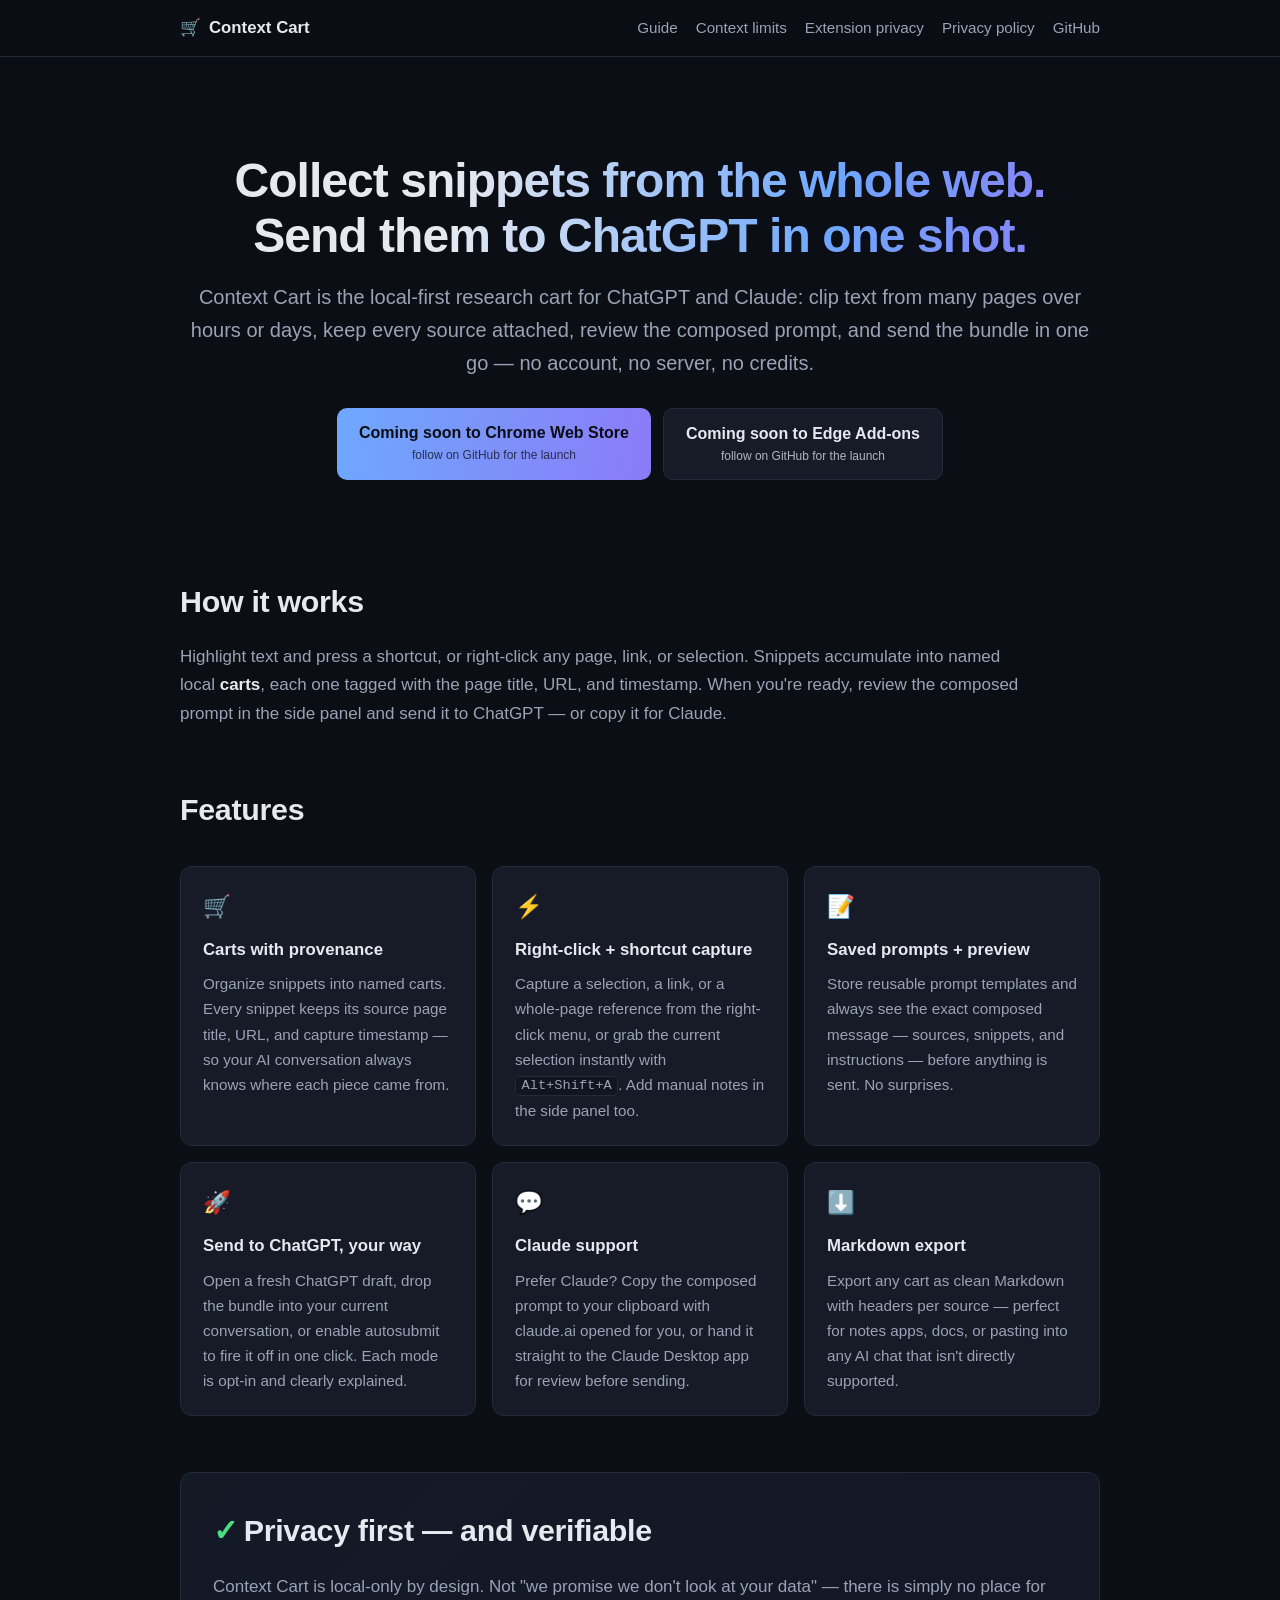
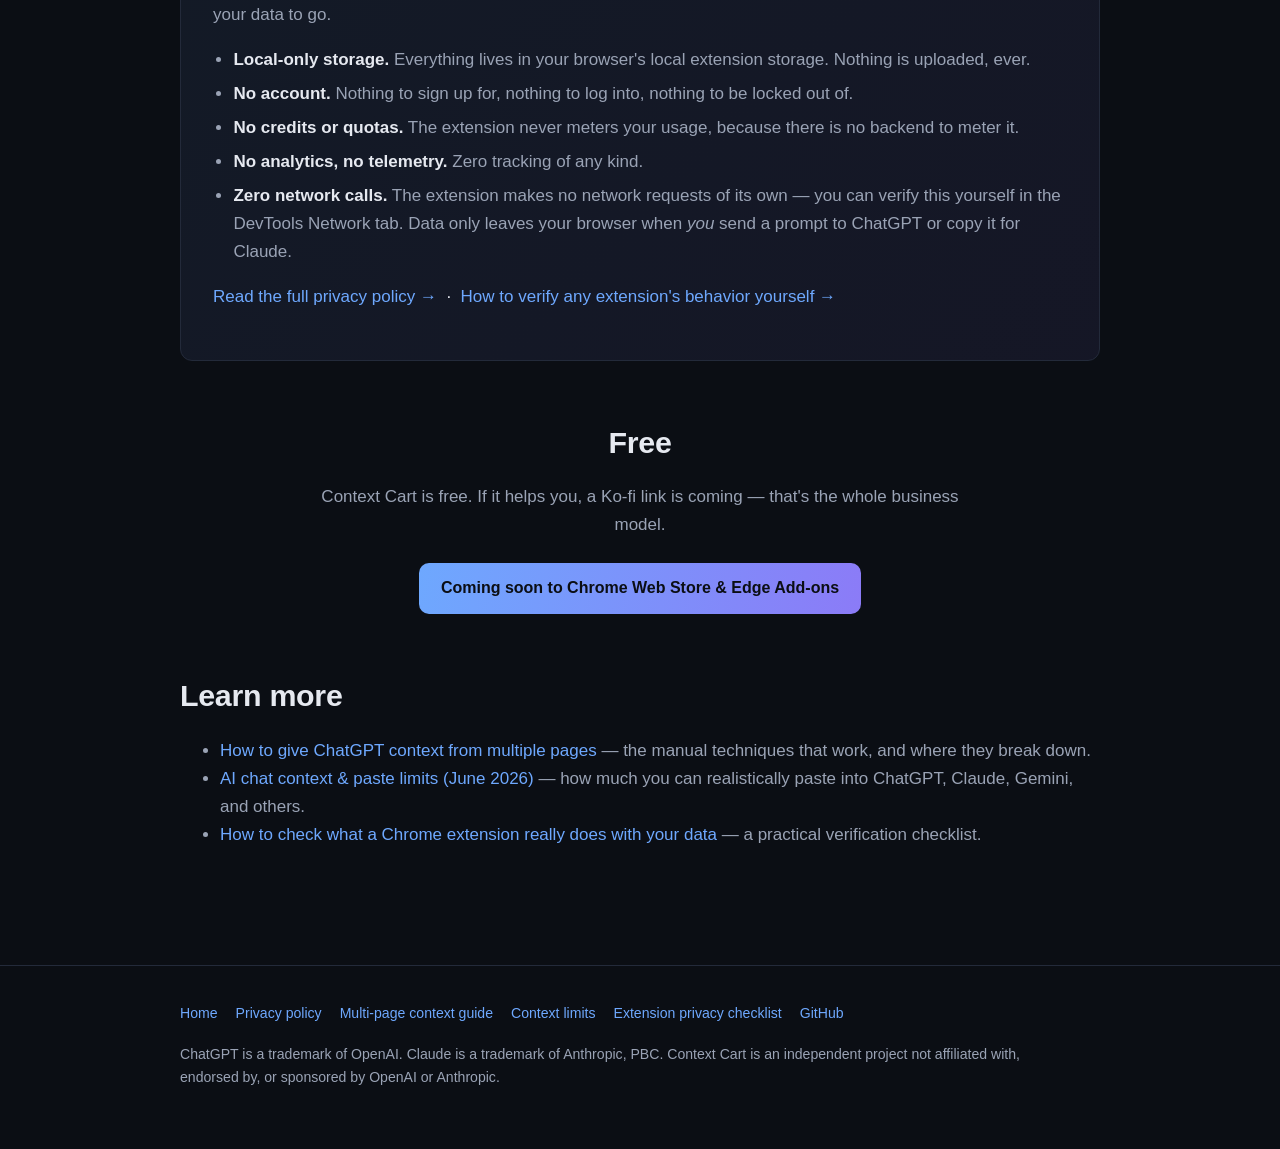
<file: index.html>
<!DOCTYPE html>
<html lang="en">
<head>
<meta charset="utf-8">
<meta name="viewport" content="width=device-width, initial-scale=1">
<title>Context Cart — send web snippets to ChatGPT &amp; Claude</title>
<meta name="description" content="The local-first research cart for ChatGPT: clip snippets from many pages over hours or days, keep every source attached, send the bundle in one shot — no account, no server, no credits.">
<link rel="canonical" href="https://jeffreylynch.github.io/context-cart/">
<meta property="og:type" content="website">
<meta property="og:title" content="Context Cart — send web snippets to ChatGPT &amp; Claude">
<meta property="og:description" content="The local-first research cart for ChatGPT: clip snippets from many pages, keep every source attached, send the bundle in one shot. No account, no server, no credits.">
<meta property="og:url" content="https://jeffreylynch.github.io/context-cart/">
<meta property="og:site_name" content="Context Cart">
<link rel="stylesheet" href="styles.css">
</head>
<body>

<header class="site">
  <div class="wrap">
    <a class="brand" href="./"><span class="cart">&#128722;</span> Context Cart</a>
    <nav class="main">
      <a href="guides/chatgpt-context-multiple-pages.html">Guide</a>
      <a href="guides/ai-context-limits.html">Context limits</a>
      <a href="guides/extension-privacy-checklist.html">Extension privacy</a>
      <a href="privacy.html">Privacy policy</a>
      <a href="https://github.com/JeffreyLynch/context-cart">GitHub</a>
    </nav>
  </div>
</header>

<main>
  <div class="wrap">

    <div class="hero">
      <h1>Collect snippets from the whole web.<br>Send them to ChatGPT in one shot.</h1>
      <p class="lead">Context Cart is the local-first research cart for ChatGPT and Claude: clip text from many pages over hours or days, keep every source attached, review the composed prompt, and send the bundle in one go — no account, no server, no credits.</p>
      <div class="cta-row">
        <!-- STORE-URL: replace href with Chrome Web Store listing URL when published -->
        <a class="btn primary" href="https://github.com/JeffreyLynch/context-cart">Coming soon to Chrome Web Store<span class="sub">follow on GitHub for the launch</span></a>
        <!-- STORE-URL: replace href with Edge Add-ons listing URL when published -->
        <a class="btn" href="https://github.com/JeffreyLynch/context-cart">Coming soon to Edge Add-ons<span class="sub">follow on GitHub for the launch</span></a>
      </div>
    </div>

    <section>
      <h2>How it works</h2>
      <p style="color: var(--muted); max-width: 50em;">Highlight text and press a shortcut, or right-click any page, link, or selection. Snippets accumulate into named local <strong style="color: var(--text);">carts</strong>, each one tagged with the page title, URL, and timestamp. When you're ready, review the composed prompt in the side panel and send it to ChatGPT — or copy it for Claude.</p>
    </section>

    <section>
      <h2>Features</h2>
      <div class="grid">
        <div class="card">
          <span class="icon">&#128722;</span>
          <h3>Carts with provenance</h3>
          <p>Organize snippets into named carts. Every snippet keeps its source page title, URL, and capture timestamp — so your AI conversation always knows where each piece came from.</p>
        </div>
        <div class="card">
          <span class="icon">&#9889;</span>
          <h3>Right-click + shortcut capture</h3>
          <p>Capture a selection, a link, or a whole-page reference from the right-click menu, or grab the current selection instantly with <code>Alt+Shift+A</code>. Add manual notes in the side panel too.</p>
        </div>
        <div class="card">
          <span class="icon">&#128221;</span>
          <h3>Saved prompts + preview</h3>
          <p>Store reusable prompt templates and always see the exact composed message — sources, snippets, and instructions — before anything is sent. No surprises.</p>
        </div>
        <div class="card">
          <span class="icon">&#128640;</span>
          <h3>Send to ChatGPT, your way</h3>
          <p>Open a fresh ChatGPT draft, drop the bundle into your current conversation, or enable autosubmit to fire it off in one click. Each mode is opt-in and clearly explained.</p>
        </div>
        <div class="card">
          <span class="icon">&#128172;</span>
          <h3>Claude support</h3>
          <p>Prefer Claude? Copy the composed prompt to your clipboard with claude.ai opened for you, or hand it straight to the Claude Desktop app for review before sending.</p>
        </div>
        <div class="card">
          <span class="icon">&#11015;&#65039;</span>
          <h3>Markdown export</h3>
          <p>Export any cart as clean Markdown with headers per source — perfect for notes apps, docs, or pasting into any AI chat that isn't directly supported.</p>
        </div>
      </div>
    </section>

    <section>
      <div class="privacy-banner">
        <h2><span class="check">&#10003;</span>Privacy first — and verifiable</h2>
        <p style="color: var(--muted);">Context Cart is local-only by design. Not "we promise we don't look at your data" — there is simply no place for your data to go.</p>
        <ul>
          <li><strong>Local-only storage.</strong> Everything lives in your browser's local extension storage. Nothing is uploaded, ever.</li>
          <li><strong>No account.</strong> Nothing to sign up for, nothing to log into, nothing to be locked out of.</li>
          <li><strong>No credits or quotas.</strong> The extension never meters your usage, because there is no backend to meter it.</li>
          <li><strong>No analytics, no telemetry.</strong> Zero tracking of any kind.</li>
          <li><strong>Zero network calls.</strong> The extension makes no network requests of its own — you can verify this yourself in the DevTools Network tab. Data only leaves your browser when <em>you</em> send a prompt to ChatGPT or copy it for Claude.</li>
        </ul>
        <p><a href="privacy.html">Read the full privacy policy &rarr;</a> &nbsp;&middot;&nbsp; <a href="guides/extension-privacy-checklist.html">How to verify any extension's behavior yourself &rarr;</a></p>
      </div>
    </section>

    <section style="text-align: center;">
      <h2>Free</h2>
      <p style="color: var(--muted); max-width: 40em; margin: 0 auto;">Context Cart is free. If it helps you, a Ko-fi link is coming — that's the whole business model.</p>
      <div class="cta-row" style="margin-top: 24px;">
        <!-- STORE-URL: replace href with Chrome Web Store listing URL when published -->
        <a class="btn primary" href="https://github.com/JeffreyLynch/context-cart">Coming soon to Chrome Web Store &amp; Edge Add-ons</a>
      </div>
    </section>

    <section>
      <h2>Learn more</h2>
      <ul style="color: var(--muted);">
        <li><a href="guides/chatgpt-context-multiple-pages.html">How to give ChatGPT context from multiple pages</a> — the manual techniques that work, and where they break down.</li>
        <li><a href="guides/ai-context-limits.html">AI chat context &amp; paste limits (June 2026)</a> — how much you can realistically paste into ChatGPT, Claude, Gemini, and others.</li>
        <li><a href="guides/extension-privacy-checklist.html">How to check what a Chrome extension really does with your data</a> — a practical verification checklist.</li>
      </ul>
    </section>

  </div>
</main>

<footer class="site">
  <div class="wrap">
    <div class="links">
      <a href="./">Home</a>
      <a href="privacy.html">Privacy policy</a>
      <a href="guides/chatgpt-context-multiple-pages.html">Multi-page context guide</a>
      <a href="guides/ai-context-limits.html">Context limits</a>
      <a href="guides/extension-privacy-checklist.html">Extension privacy checklist</a>
      <a href="https://github.com/JeffreyLynch/context-cart">GitHub</a>
    </div>
    <p class="disclaimer">ChatGPT is a trademark of OpenAI. Claude is a trademark of Anthropic, PBC. Context Cart is an independent project not affiliated with, endorsed by, or sponsored by OpenAI or Anthropic.</p>
  </div>
</footer>

</body>
</html>
</file>
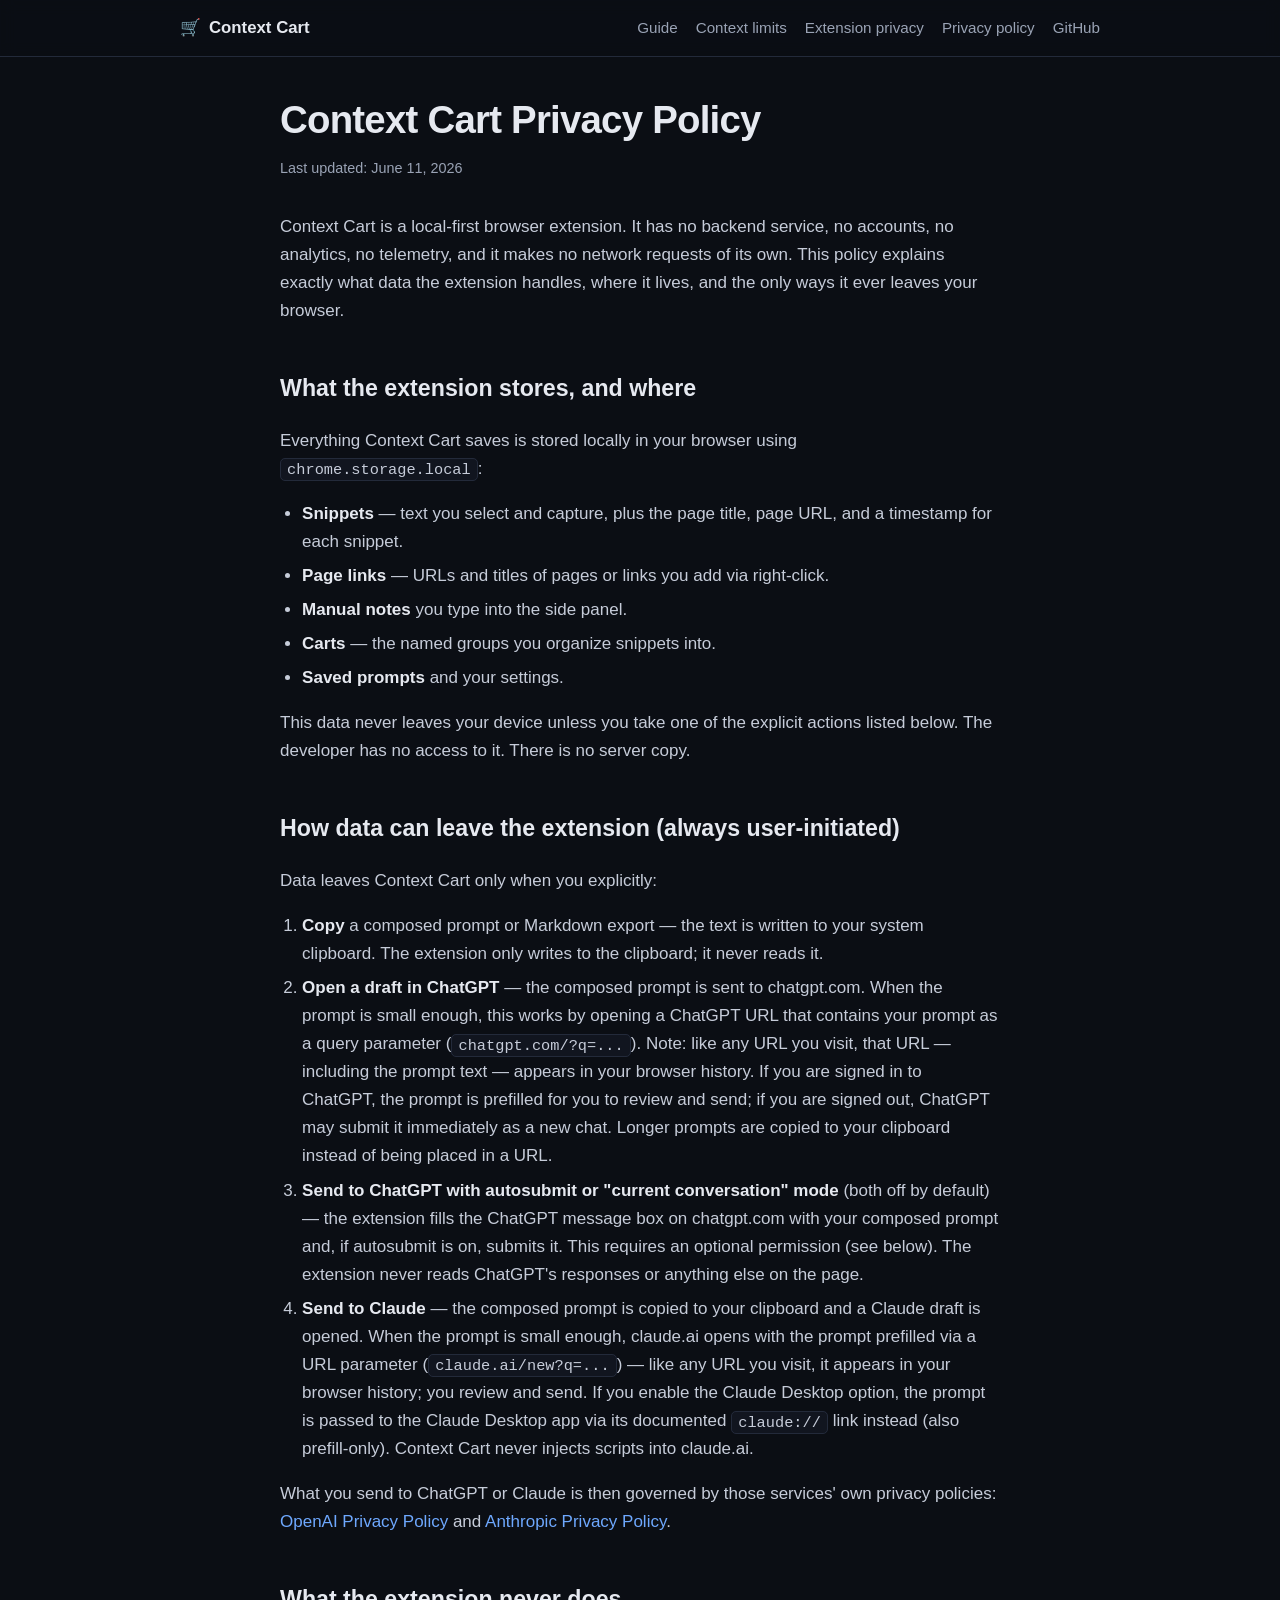
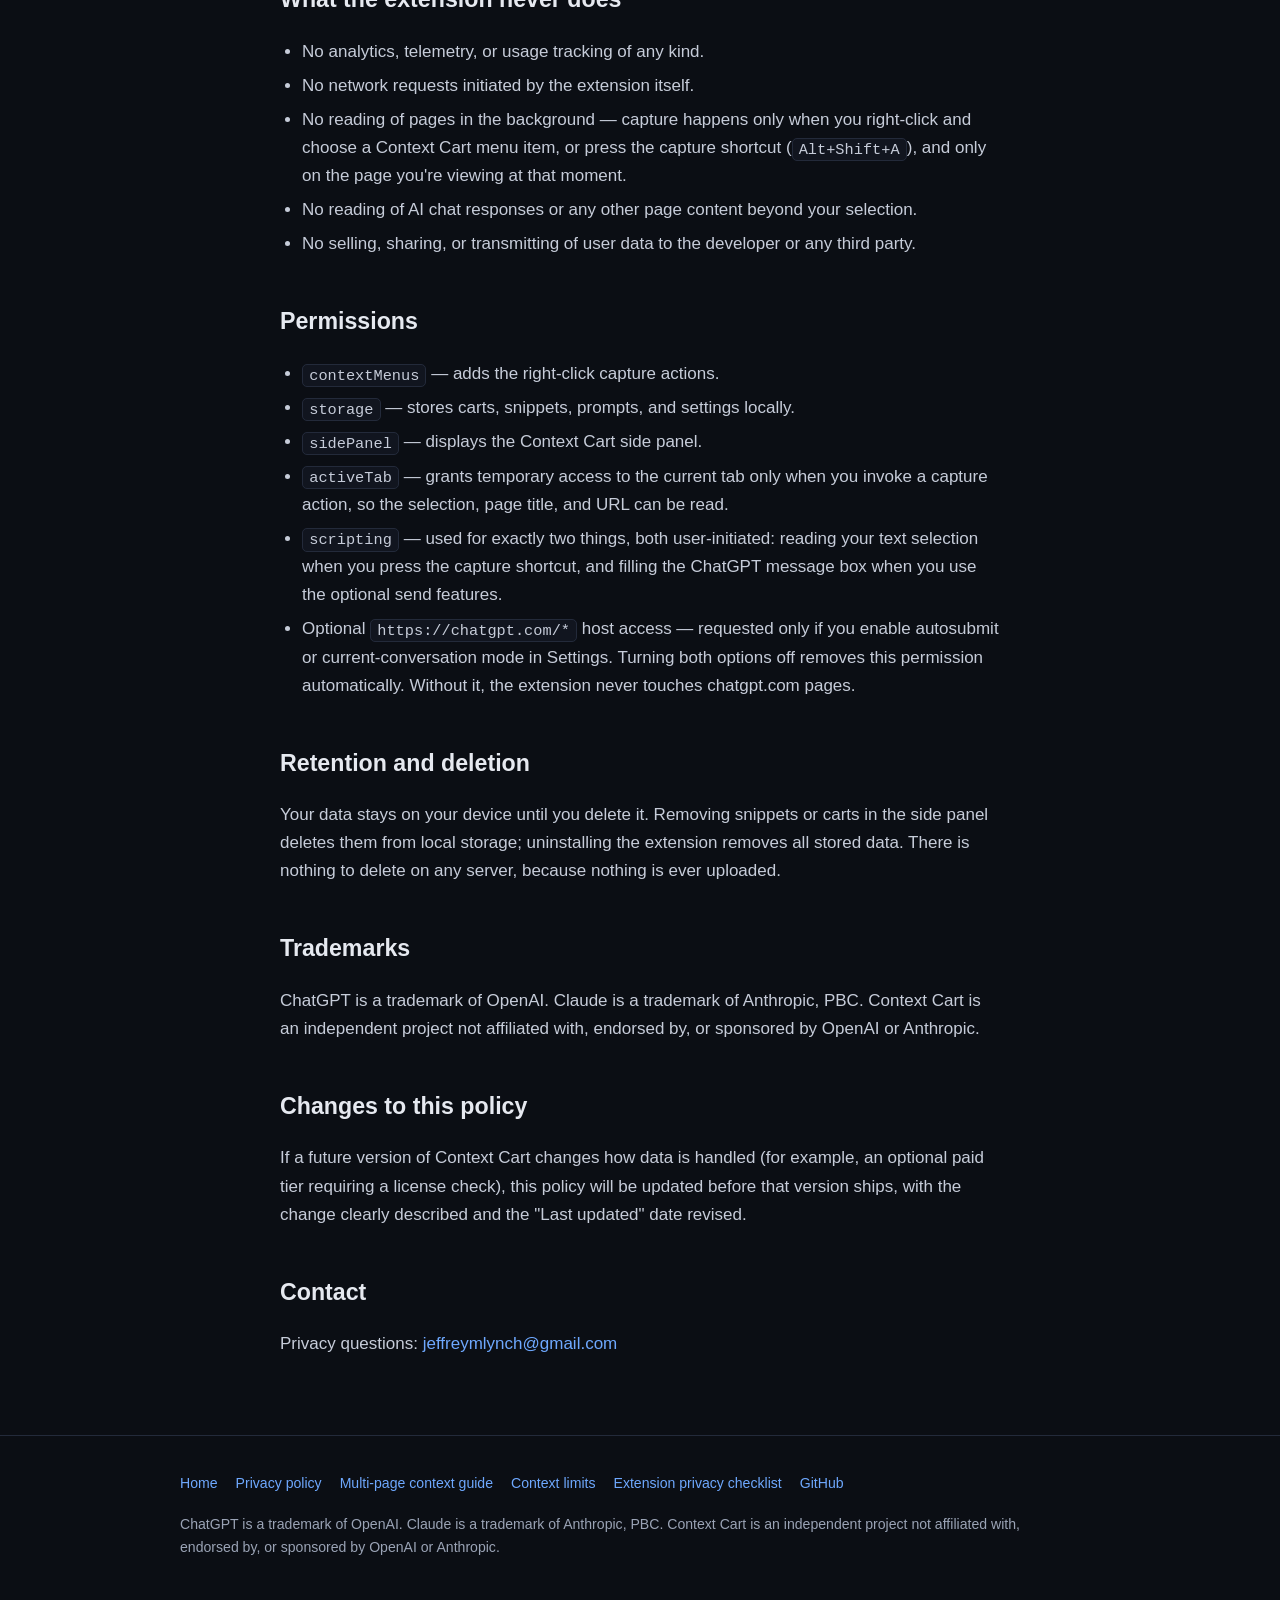
<file: privacy.html>
<!DOCTYPE html>
<html lang="en">
<head>
<meta charset="utf-8">
<meta name="viewport" content="width=device-width, initial-scale=1">
<title>Privacy Policy — Context Cart</title>
<meta name="description" content="Context Cart privacy policy: a local-first browser extension with no backend, no accounts, no analytics, no telemetry, and no network requests of its own.">
<link rel="canonical" href="https://jeffreylynch.github.io/context-cart/privacy.html">
<meta property="og:type" content="article">
<meta property="og:title" content="Privacy Policy — Context Cart">
<meta property="og:description" content="Context Cart privacy policy: local-first, no backend, no accounts, no analytics, no telemetry, no network requests of its own.">
<meta property="og:url" content="https://jeffreylynch.github.io/context-cart/privacy.html">
<meta property="og:site_name" content="Context Cart">
<link rel="stylesheet" href="styles.css">
</head>
<body>

<header class="site">
  <div class="wrap">
    <a class="brand" href="./"><span class="cart">&#128722;</span> Context Cart</a>
    <nav class="main">
      <a href="guides/chatgpt-context-multiple-pages.html">Guide</a>
      <a href="guides/ai-context-limits.html">Context limits</a>
      <a href="guides/extension-privacy-checklist.html">Extension privacy</a>
      <a href="privacy.html">Privacy policy</a>
      <a href="https://github.com/JeffreyLynch/context-cart">GitHub</a>
    </nav>
  </div>
</header>

<main>
  <div class="wrap">
    <article>
      <h1>Context Cart Privacy Policy</h1>
      <p class="meta">Last updated: June 11, 2026</p>

      <p>Context Cart is a local-first browser extension. It has no backend service, no accounts, no analytics, no telemetry, and it makes no network requests of its own. This policy explains exactly what data the extension handles, where it lives, and the only ways it ever leaves your browser.</p>

      <h2>What the extension stores, and where</h2>

      <p>Everything Context Cart saves is stored locally in your browser using <code>chrome.storage.local</code>:</p>

      <ul>
        <li><strong>Snippets</strong> — text you select and capture, plus the page title, page URL, and a timestamp for each snippet.</li>
        <li><strong>Page links</strong> — URLs and titles of pages or links you add via right-click.</li>
        <li><strong>Manual notes</strong> you type into the side panel.</li>
        <li><strong>Carts</strong> — the named groups you organize snippets into.</li>
        <li><strong>Saved prompts</strong> and your settings.</li>
      </ul>

      <p>This data never leaves your device unless you take one of the explicit actions listed below. The developer has no access to it. There is no server copy.</p>

      <h2>How data can leave the extension (always user-initiated)</h2>

      <p>Data leaves Context Cart only when you explicitly:</p>

      <ol>
        <li><strong>Copy</strong> a composed prompt or Markdown export — the text is written to your system clipboard. The extension only writes to the clipboard; it never reads it.</li>
        <li><strong>Open a draft in ChatGPT</strong> — the composed prompt is sent to chatgpt.com. When the prompt is small enough, this works by opening a ChatGPT URL that contains your prompt as a query parameter (<code>chatgpt.com/?q=...</code>). Note: like any URL you visit, that URL — including the prompt text — appears in your browser history. If you are signed in to ChatGPT, the prompt is prefilled for you to review and send; if you are signed out, ChatGPT may submit it immediately as a new chat. Longer prompts are copied to your clipboard instead of being placed in a URL.</li>
        <li><strong>Send to ChatGPT with autosubmit or "current conversation" mode</strong> (both off by default) — the extension fills the ChatGPT message box on chatgpt.com with your composed prompt and, if autosubmit is on, submits it. This requires an optional permission (see below). The extension never reads ChatGPT's responses or anything else on the page.</li>
        <li><strong>Send to Claude</strong> — the composed prompt is copied to your clipboard and a Claude draft is opened. When the prompt is small enough, claude.ai opens with the prompt prefilled via a URL parameter (<code>claude.ai/new?q=...</code>) — like any URL you visit, it appears in your browser history; you review and send. If you enable the Claude Desktop option, the prompt is passed to the Claude Desktop app via its documented <code>claude://</code> link instead (also prefill-only). Context Cart never injects scripts into claude.ai.</li>
      </ol>

      <p>What you send to ChatGPT or Claude is then governed by those services' own privacy policies: <a href="https://openai.com/policies/privacy-policy">OpenAI Privacy Policy</a> and <a href="https://www.anthropic.com/legal/privacy">Anthropic Privacy Policy</a>.</p>

      <h2>What the extension never does</h2>

      <ul>
        <li>No analytics, telemetry, or usage tracking of any kind.</li>
        <li>No network requests initiated by the extension itself.</li>
        <li>No reading of pages in the background — capture happens only when you right-click and choose a Context Cart menu item, or press the capture shortcut (<code>Alt+Shift+A</code>), and only on the page you're viewing at that moment.</li>
        <li>No reading of AI chat responses or any other page content beyond your selection.</li>
        <li>No selling, sharing, or transmitting of user data to the developer or any third party.</li>
      </ul>

      <h2>Permissions</h2>

      <ul>
        <li><code>contextMenus</code> — adds the right-click capture actions.</li>
        <li><code>storage</code> — stores carts, snippets, prompts, and settings locally.</li>
        <li><code>sidePanel</code> — displays the Context Cart side panel.</li>
        <li><code>activeTab</code> — grants temporary access to the current tab only when you invoke a capture action, so the selection, page title, and URL can be read.</li>
        <li><code>scripting</code> — used for exactly two things, both user-initiated: reading your text selection when you press the capture shortcut, and filling the ChatGPT message box when you use the optional send features.</li>
        <li>Optional <code>https://chatgpt.com/*</code> host access — requested only if you enable autosubmit or current-conversation mode in Settings. Turning both options off removes this permission automatically. Without it, the extension never touches chatgpt.com pages.</li>
      </ul>

      <h2>Retention and deletion</h2>

      <p>Your data stays on your device until you delete it. Removing snippets or carts in the side panel deletes them from local storage; uninstalling the extension removes all stored data. There is nothing to delete on any server, because nothing is ever uploaded.</p>

      <h2>Trademarks</h2>

      <p>ChatGPT is a trademark of OpenAI. Claude is a trademark of Anthropic, PBC. Context Cart is an independent project not affiliated with, endorsed by, or sponsored by OpenAI or Anthropic.</p>

      <h2>Changes to this policy</h2>

      <p>If a future version of Context Cart changes how data is handled (for example, an optional paid tier requiring a license check), this policy will be updated before that version ships, with the change clearly described and the "Last updated" date revised.</p>

      <h2>Contact</h2>

      <p>Privacy questions: <a href="mailto:jeffreymlynch@gmail.com">jeffreymlynch@gmail.com</a></p>
    </article>
  </div>
</main>

<footer class="site">
  <div class="wrap">
    <div class="links">
      <a href="./">Home</a>
      <a href="privacy.html">Privacy policy</a>
      <a href="guides/chatgpt-context-multiple-pages.html">Multi-page context guide</a>
      <a href="guides/ai-context-limits.html">Context limits</a>
      <a href="guides/extension-privacy-checklist.html">Extension privacy checklist</a>
      <a href="https://github.com/JeffreyLynch/context-cart">GitHub</a>
    </div>
    <p class="disclaimer">ChatGPT is a trademark of OpenAI. Claude is a trademark of Anthropic, PBC. Context Cart is an independent project not affiliated with, endorsed by, or sponsored by OpenAI or Anthropic.</p>
  </div>
</footer>

</body>
</html>
</file>
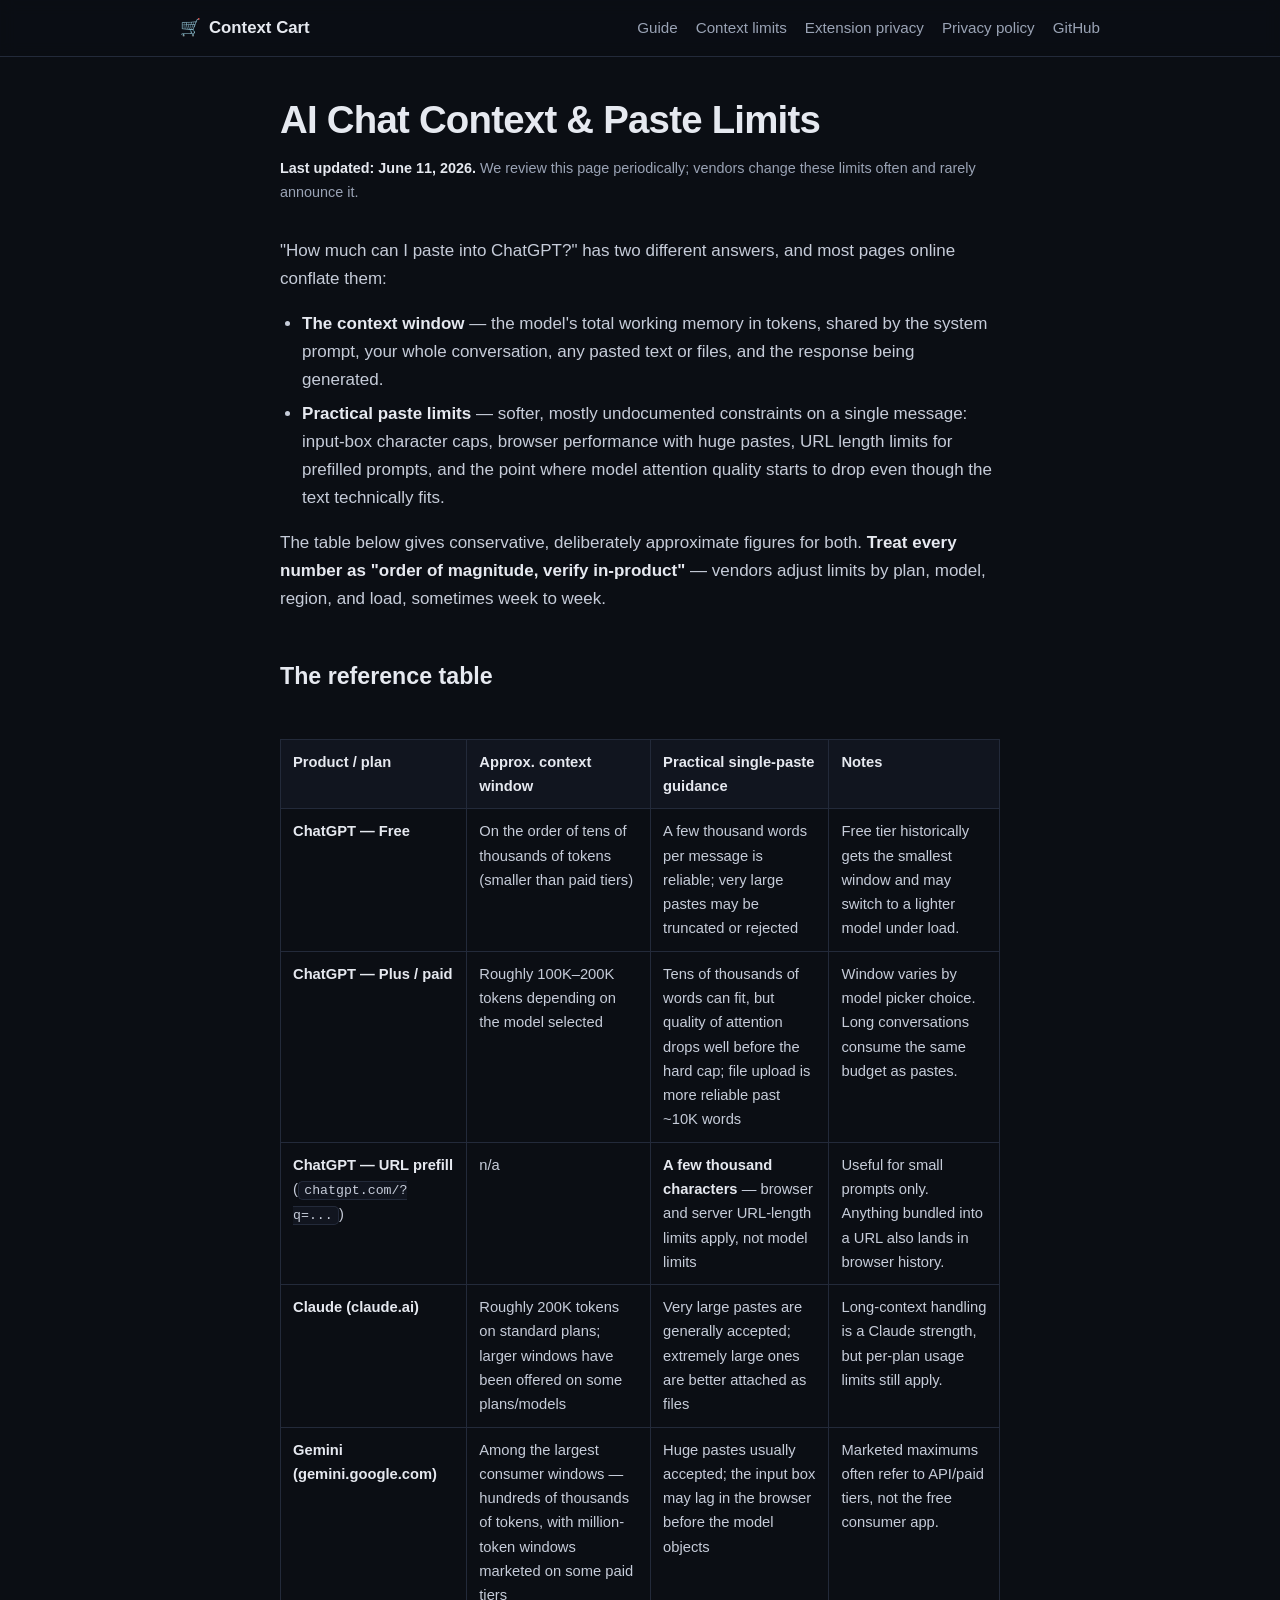
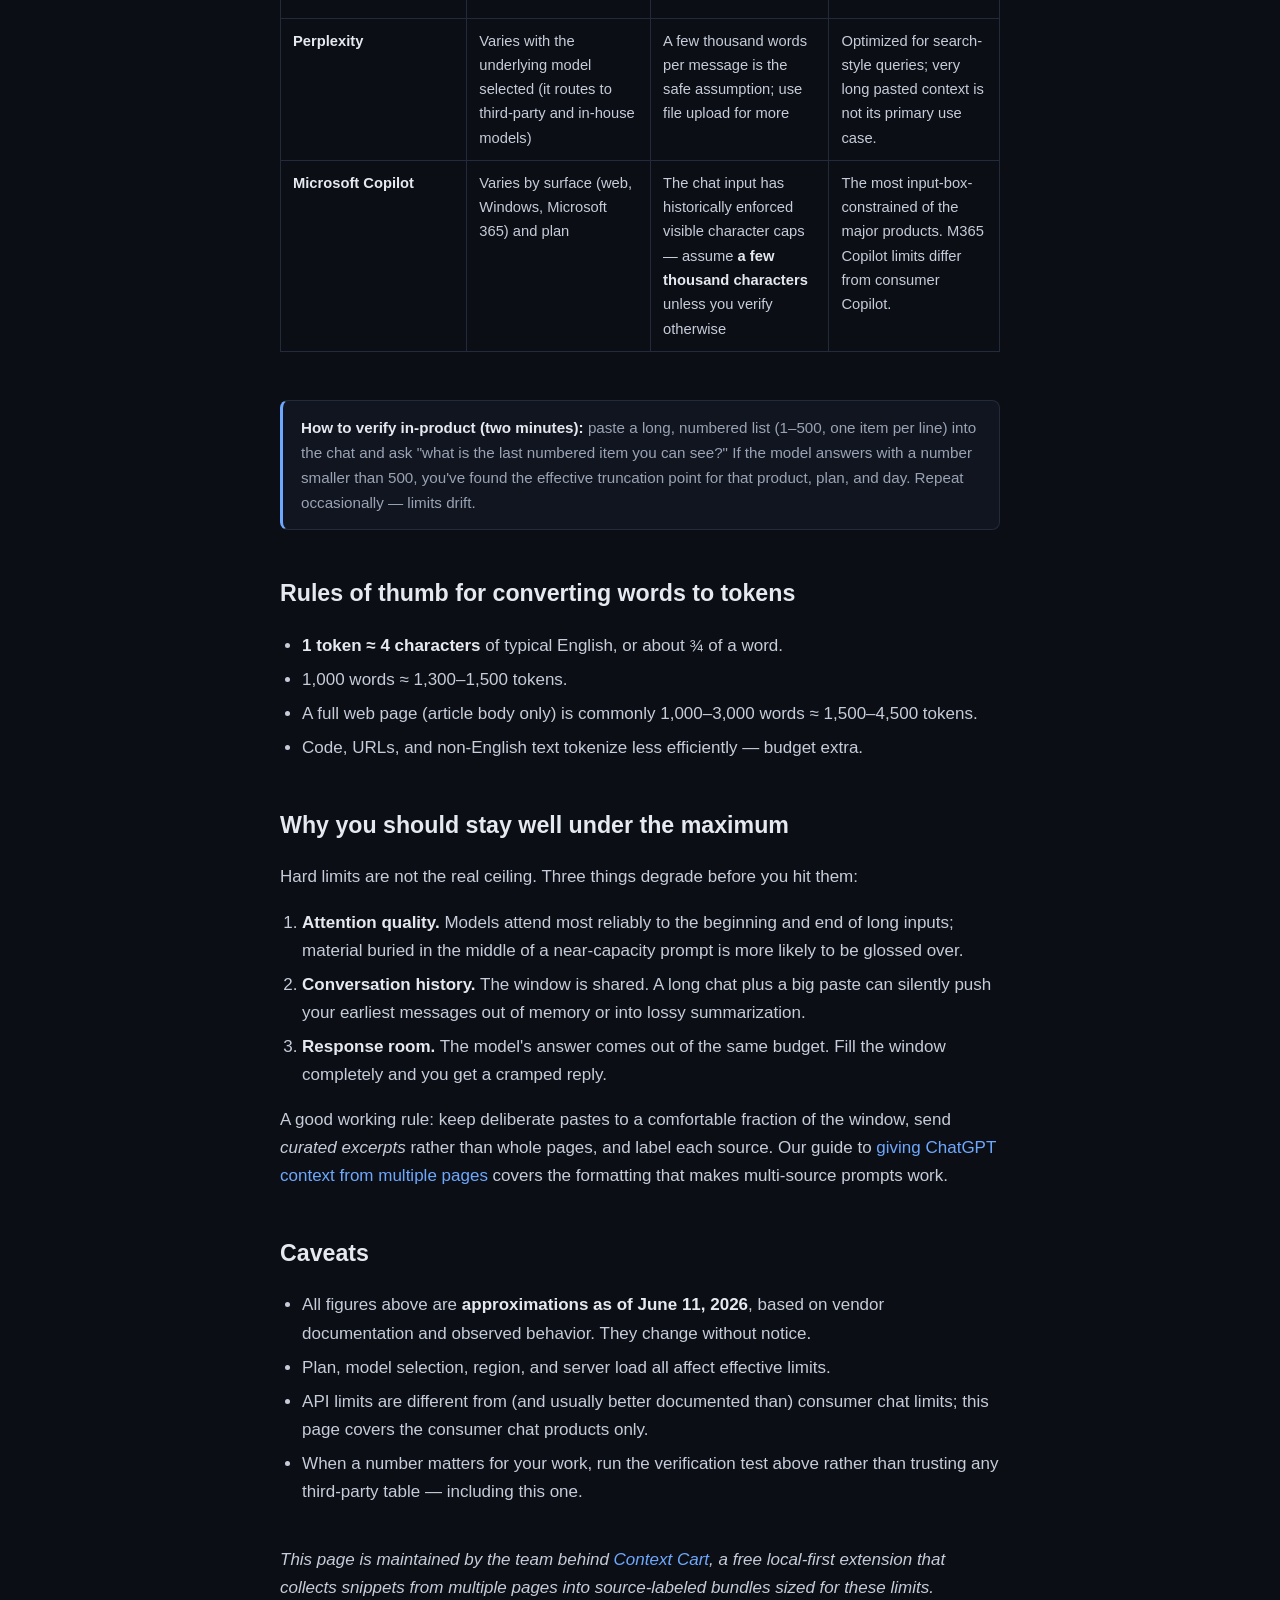
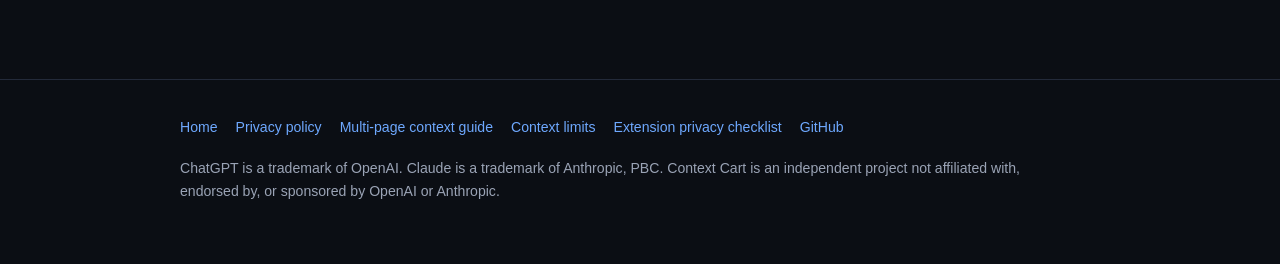
<file: guides/ai-context-limits.html>
<!DOCTYPE html>
<html lang="en">
<head>
<meta charset="utf-8">
<meta name="viewport" content="width=device-width, initial-scale=1">
<title>AI Chat Context &amp; Paste Limits — ChatGPT, Claude, Gemini (June 2026)</title>
<meta name="description" content="Reference table of approximate context windows and practical paste limits for ChatGPT (free/Plus), Claude, Gemini, Perplexity, and Copilot — with verification caveats. Updated June 2026.">
<link rel="canonical" href="https://jeffreylynch.github.io/context-cart/guides/ai-context-limits.html">
<meta property="og:type" content="article">
<meta property="og:title" content="AI Chat Context &amp; Paste Limits (June 2026)">
<meta property="og:description" content="Approximate context windows and practical paste limits for ChatGPT, Claude, Gemini, Perplexity, and Copilot — with verification caveats.">
<meta property="og:url" content="https://jeffreylynch.github.io/context-cart/guides/ai-context-limits.html">
<meta property="og:site_name" content="Context Cart">
<link rel="stylesheet" href="../styles.css">
</head>
<body>

<header class="site">
  <div class="wrap">
    <a class="brand" href="../"><span class="cart">&#128722;</span> Context Cart</a>
    <nav class="main">
      <a href="chatgpt-context-multiple-pages.html">Guide</a>
      <a href="ai-context-limits.html">Context limits</a>
      <a href="extension-privacy-checklist.html">Extension privacy</a>
      <a href="../privacy.html">Privacy policy</a>
      <a href="https://github.com/JeffreyLynch/context-cart">GitHub</a>
    </nav>
  </div>
</header>

<main>
  <div class="wrap">
    <article>
      <h1>AI Chat Context &amp; Paste Limits</h1>
      <p class="meta"><strong>Last updated: June 11, 2026.</strong> We review this page periodically; vendors change these limits often and rarely announce it.</p>

      <p>"How much can I paste into ChatGPT?" has two different answers, and most pages online conflate them:</p>

      <ul>
        <li><strong>The context window</strong> — the model's total working memory in tokens, shared by the system prompt, your whole conversation, any pasted text or files, and the response being generated.</li>
        <li><strong>Practical paste limits</strong> — softer, mostly undocumented constraints on a single message: input-box character caps, browser performance with huge pastes, URL length limits for prefilled prompts, and the point where model attention quality starts to drop even though the text technically fits.</li>
      </ul>

      <p>The table below gives conservative, deliberately approximate figures for both. <strong>Treat every number as "order of magnitude, verify in-product"</strong> — vendors adjust limits by plan, model, region, and load, sometimes week to week.</p>

      <h2>The reference table</h2>

      <div class="table-scroll">
      <table>
        <thead>
          <tr>
            <th>Product / plan</th>
            <th>Approx. context window</th>
            <th>Practical single-paste guidance</th>
            <th>Notes</th>
          </tr>
        </thead>
        <tbody>
          <tr>
            <td><strong>ChatGPT — Free</strong></td>
            <td>On the order of tens of thousands of tokens (smaller than paid tiers)</td>
            <td>A few thousand words per message is reliable; very large pastes may be truncated or rejected</td>
            <td>Free tier historically gets the smallest window and may switch to a lighter model under load.</td>
          </tr>
          <tr>
            <td><strong>ChatGPT — Plus / paid</strong></td>
            <td>Roughly 100K&ndash;200K tokens depending on the model selected</td>
            <td>Tens of thousands of words can fit, but quality of attention drops well before the hard cap; file upload is more reliable past ~10K words</td>
            <td>Window varies by model picker choice. Long conversations consume the same budget as pastes.</td>
          </tr>
          <tr>
            <td><strong>ChatGPT — URL prefill</strong> (<code>chatgpt.com/?q=...</code>)</td>
            <td>n/a</td>
            <td><strong>A few thousand characters</strong> — browser and server URL-length limits apply, not model limits</td>
            <td>Useful for small prompts only. Anything bundled into a URL also lands in browser history.</td>
          </tr>
          <tr>
            <td><strong>Claude (claude.ai)</strong></td>
            <td>Roughly 200K tokens on standard plans; larger windows have been offered on some plans/models</td>
            <td>Very large pastes are generally accepted; extremely large ones are better attached as files</td>
            <td>Long-context handling is a Claude strength, but per-plan usage limits still apply.</td>
          </tr>
          <tr>
            <td><strong>Gemini (gemini.google.com)</strong></td>
            <td>Among the largest consumer windows — hundreds of thousands of tokens, with million-token windows marketed on some paid tiers</td>
            <td>Huge pastes usually accepted; the input box may lag in the browser before the model objects</td>
            <td>Marketed maximums often refer to API/paid tiers, not the free consumer app.</td>
          </tr>
          <tr>
            <td><strong>Perplexity</strong></td>
            <td>Varies with the underlying model selected (it routes to third-party and in-house models)</td>
            <td>A few thousand words per message is the safe assumption; use file upload for more</td>
            <td>Optimized for search-style queries; very long pasted context is not its primary use case.</td>
          </tr>
          <tr>
            <td><strong>Microsoft Copilot</strong></td>
            <td>Varies by surface (web, Windows, Microsoft 365) and plan</td>
            <td>The chat input has historically enforced visible character caps — assume <strong>a few thousand characters</strong> unless you verify otherwise</td>
            <td>The most input-box-constrained of the major products. M365 Copilot limits differ from consumer Copilot.</td>
          </tr>
        </tbody>
      </table>
      </div>

      <div class="note"><strong>How to verify in-product (two minutes):</strong> paste a long, numbered list (1&ndash;500, one item per line) into the chat and ask "what is the last numbered item you can see?" If the model answers with a number smaller than 500, you've found the effective truncation point for that product, plan, and day. Repeat occasionally — limits drift.</div>

      <h2>Rules of thumb for converting words to tokens</h2>

      <ul>
        <li><strong>1 token &asymp; 4 characters</strong> of typical English, or about &frac34; of a word.</li>
        <li>1,000 words &asymp; 1,300&ndash;1,500 tokens.</li>
        <li>A full web page (article body only) is commonly 1,000&ndash;3,000 words &asymp; 1,500&ndash;4,500 tokens.</li>
        <li>Code, URLs, and non-English text tokenize less efficiently — budget extra.</li>
      </ul>

      <h2>Why you should stay well under the maximum</h2>

      <p>Hard limits are not the real ceiling. Three things degrade before you hit them:</p>

      <ol>
        <li><strong>Attention quality.</strong> Models attend most reliably to the beginning and end of long inputs; material buried in the middle of a near-capacity prompt is more likely to be glossed over.</li>
        <li><strong>Conversation history.</strong> The window is shared. A long chat plus a big paste can silently push your earliest messages out of memory or into lossy summarization.</li>
        <li><strong>Response room.</strong> The model's answer comes out of the same budget. Fill the window completely and you get a cramped reply.</li>
      </ol>

      <p>A good working rule: keep deliberate pastes to a comfortable fraction of the window, send <em>curated excerpts</em> rather than whole pages, and label each source. Our guide to <a href="chatgpt-context-multiple-pages.html">giving ChatGPT context from multiple pages</a> covers the formatting that makes multi-source prompts work.</p>

      <h2>Caveats</h2>

      <ul>
        <li>All figures above are <strong>approximations as of June 11, 2026</strong>, based on vendor documentation and observed behavior. They change without notice.</li>
        <li>Plan, model selection, region, and server load all affect effective limits.</li>
        <li>API limits are different from (and usually better documented than) consumer chat limits; this page covers the consumer chat products only.</li>
        <li>When a number matters for your work, run the verification test above rather than trusting any third-party table — including this one.</li>
      </ul>

      <p style="margin-top: 40px;"><em>This page is maintained by the team behind <a href="../">Context Cart</a>, a free local-first extension that collects snippets from multiple pages into source-labeled bundles sized for these limits.</em></p>

    </article>
  </div>
</main>

<footer class="site">
  <div class="wrap">
    <div class="links">
      <a href="../">Home</a>
      <a href="../privacy.html">Privacy policy</a>
      <a href="chatgpt-context-multiple-pages.html">Multi-page context guide</a>
      <a href="ai-context-limits.html">Context limits</a>
      <a href="extension-privacy-checklist.html">Extension privacy checklist</a>
      <a href="https://github.com/JeffreyLynch/context-cart">GitHub</a>
    </div>
    <p class="disclaimer">ChatGPT is a trademark of OpenAI. Claude is a trademark of Anthropic, PBC. Context Cart is an independent project not affiliated with, endorsed by, or sponsored by OpenAI or Anthropic.</p>
  </div>
</footer>

</body>
</html>
</file>
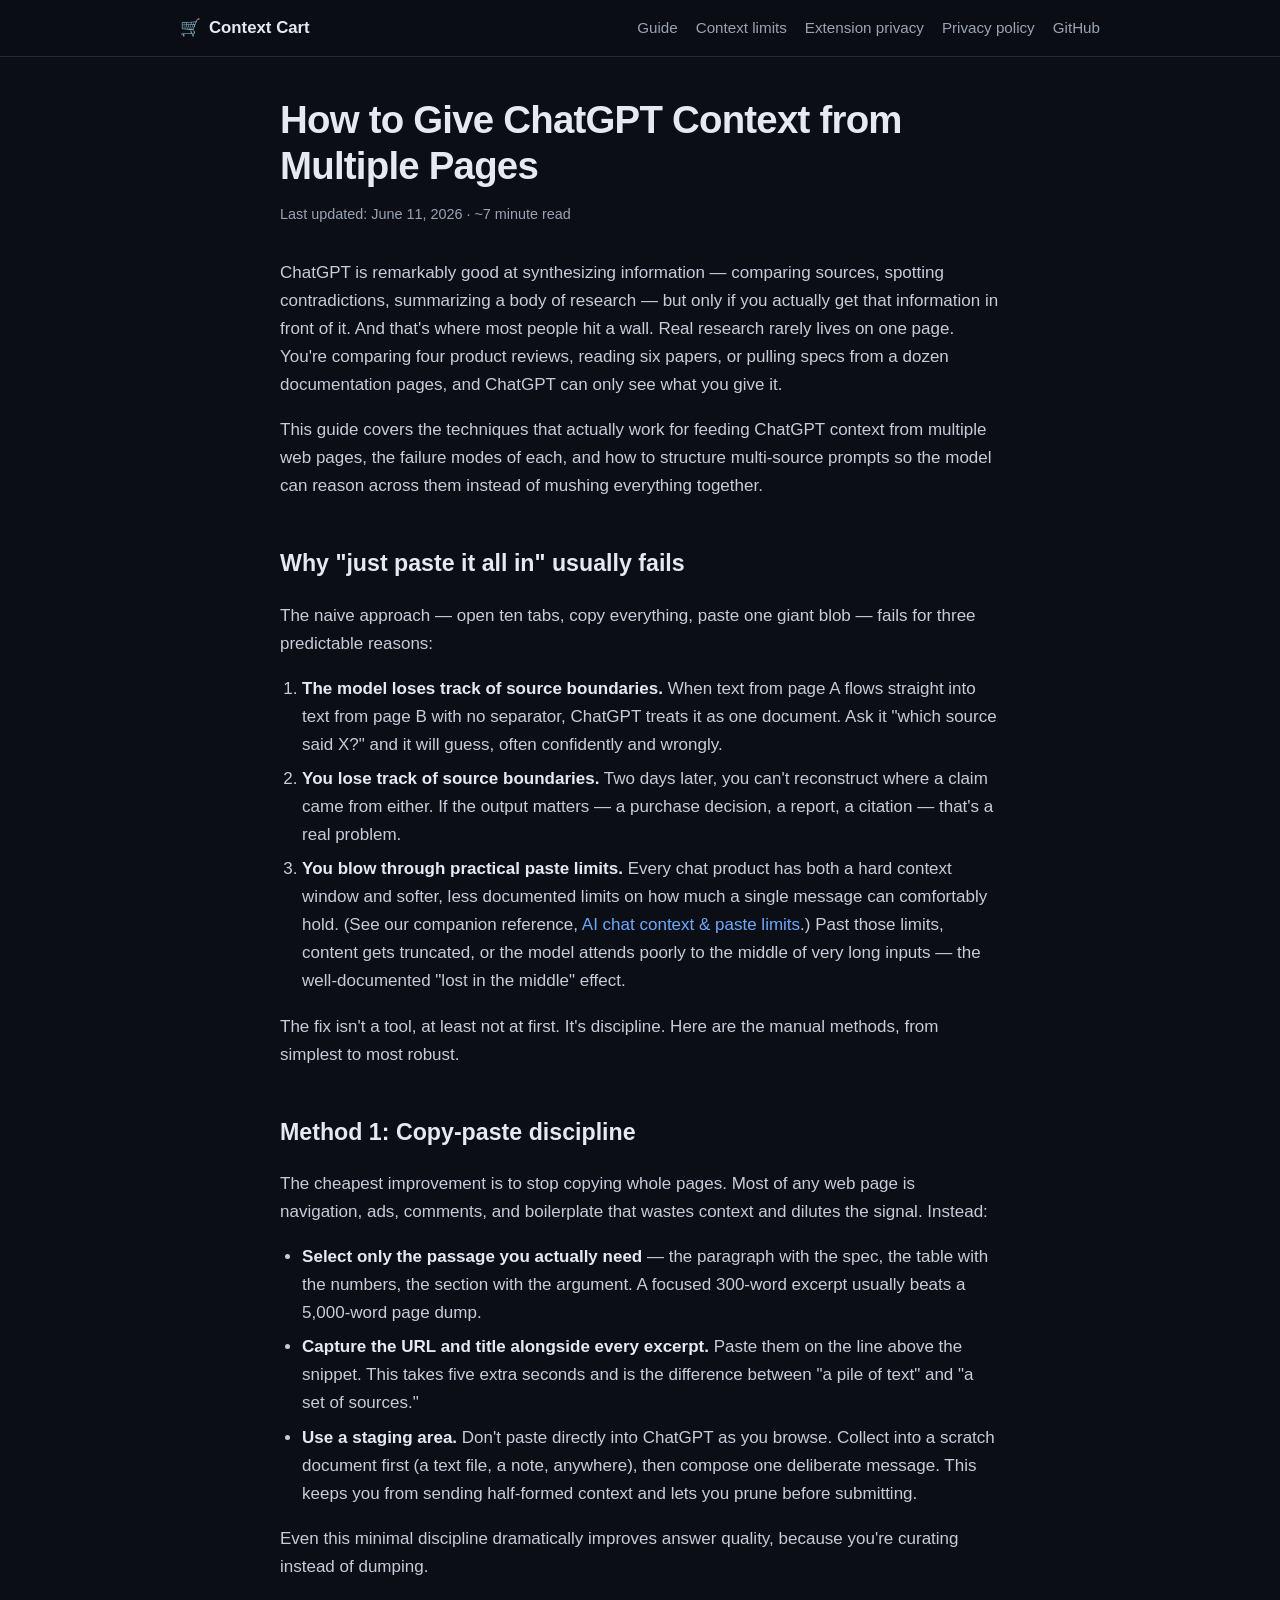
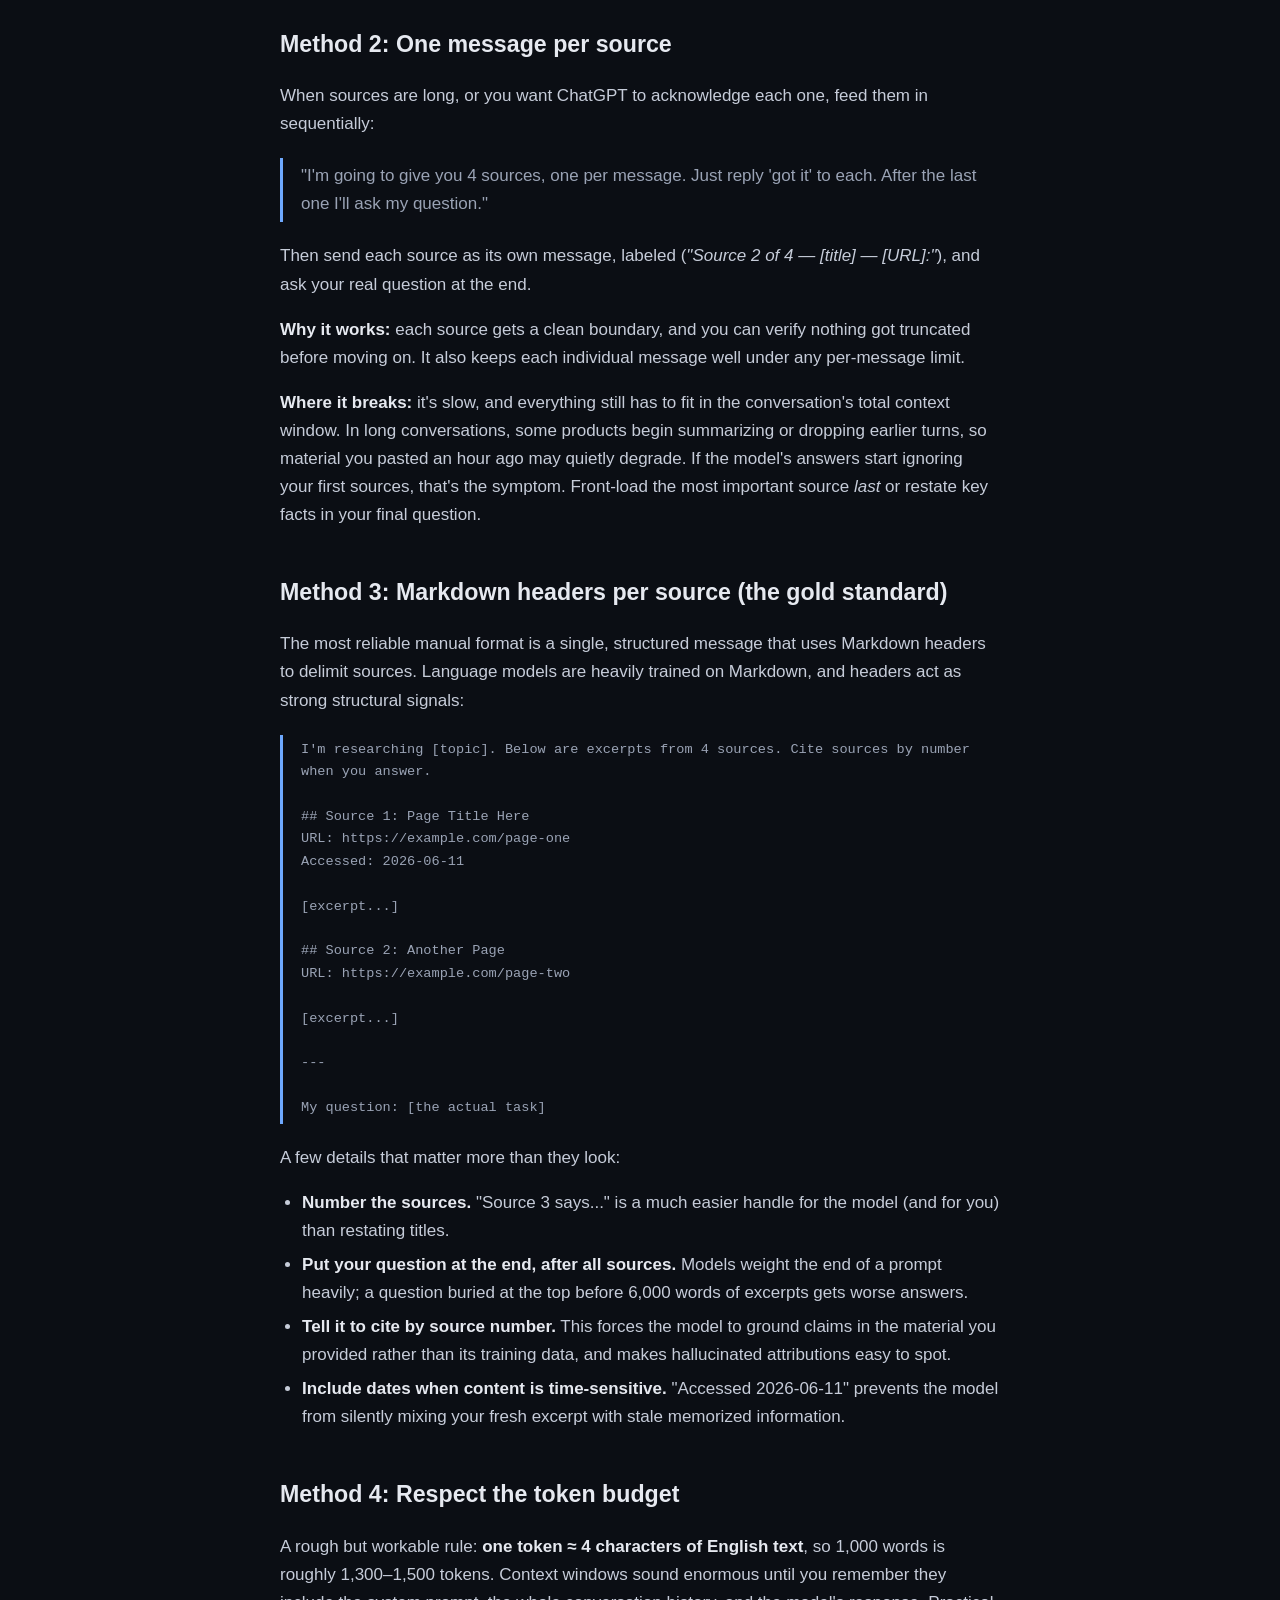
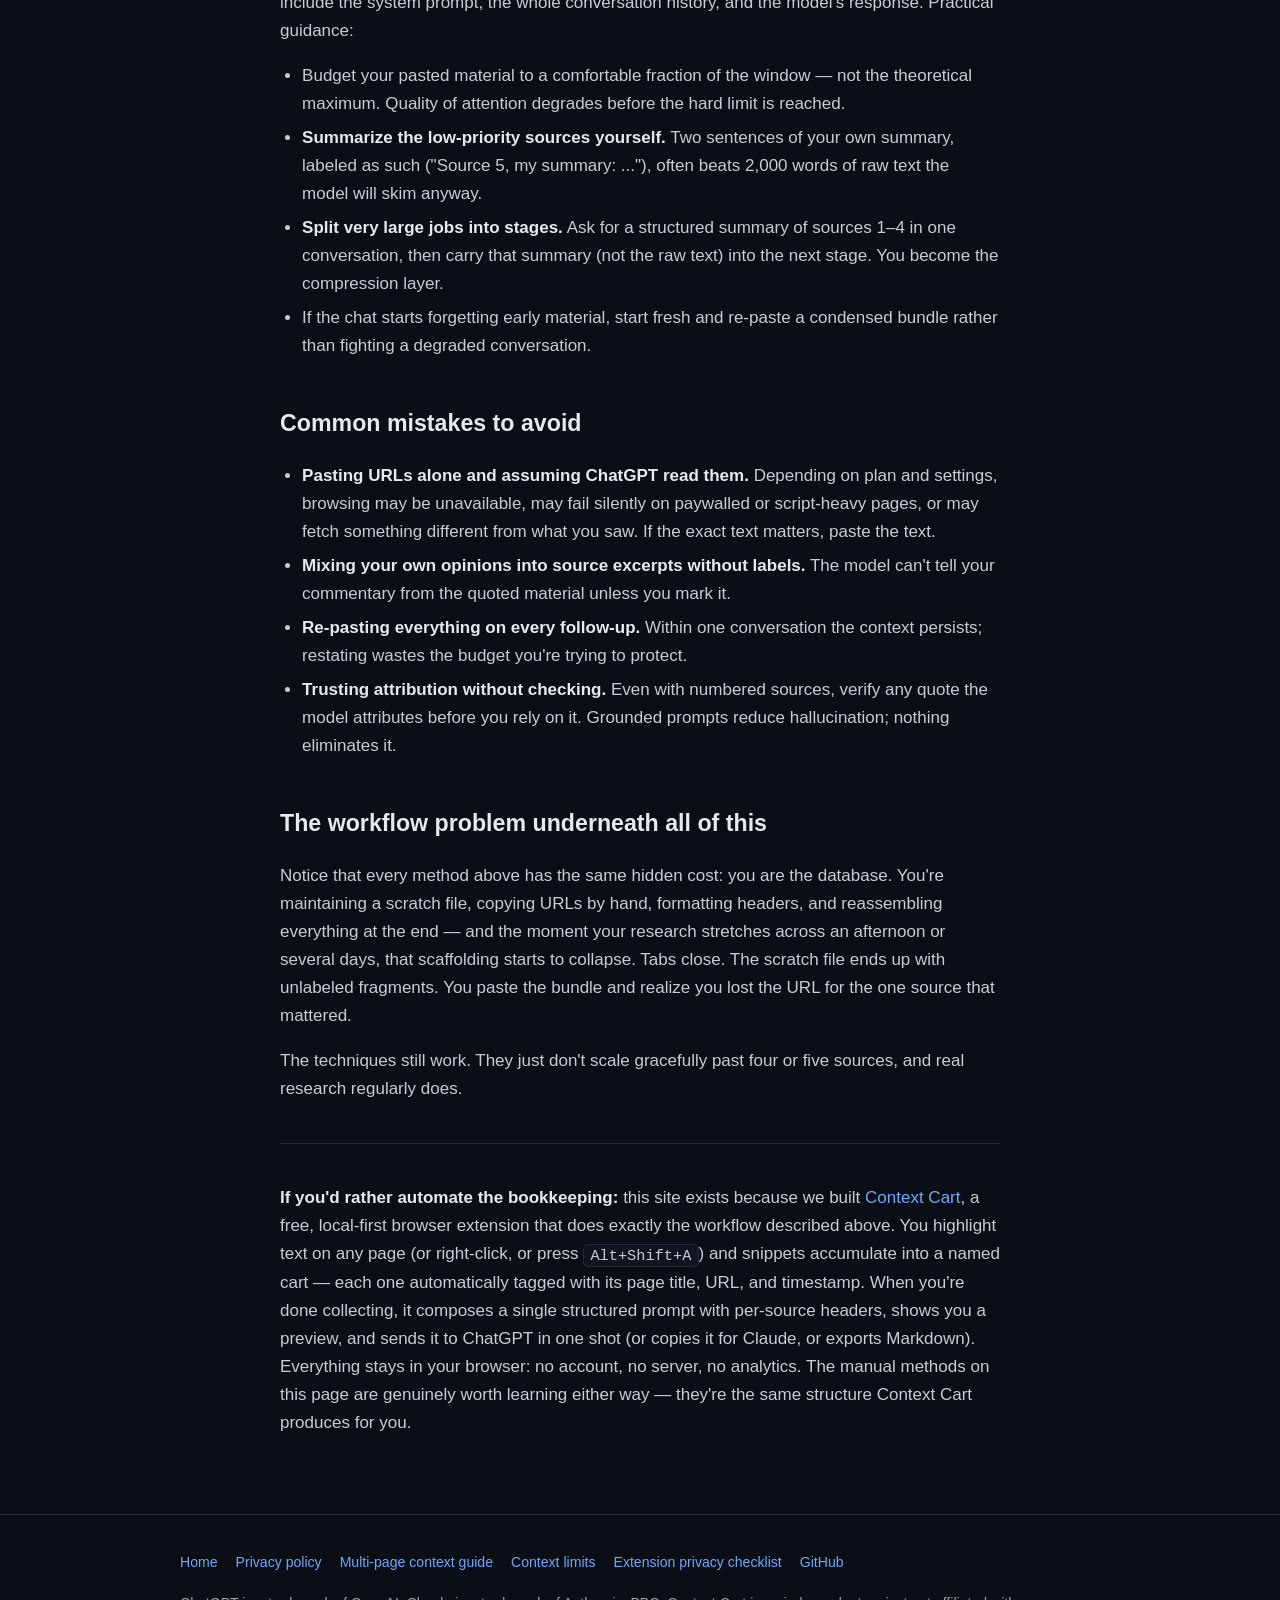
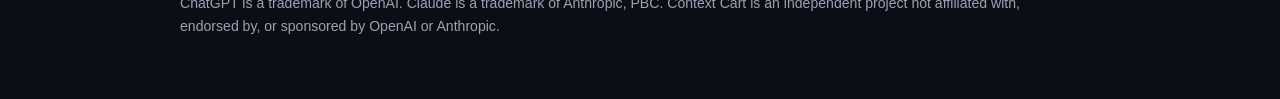
<file: guides/chatgpt-context-multiple-pages.html>
<!DOCTYPE html>
<html lang="en">
<head>
<meta charset="utf-8">
<meta name="viewport" content="width=device-width, initial-scale=1">
<title>How to Give ChatGPT Context from Multiple Pages (2026 Guide)</title>
<meta name="description" content="Practical techniques for feeding ChatGPT context from many web pages: copy-paste discipline, one message per source, Markdown headers, token-limit awareness, and when to automate.">
<link rel="canonical" href="https://jeffreylynch.github.io/context-cart/guides/chatgpt-context-multiple-pages.html">
<meta property="og:type" content="article">
<meta property="og:title" content="How to Give ChatGPT Context from Multiple Pages">
<meta property="og:description" content="Practical techniques for feeding ChatGPT context from many web pages: copy-paste discipline, one message per source, Markdown headers, and token-limit awareness.">
<meta property="og:url" content="https://jeffreylynch.github.io/context-cart/guides/chatgpt-context-multiple-pages.html">
<meta property="og:site_name" content="Context Cart">
<link rel="stylesheet" href="../styles.css">
</head>
<body>

<header class="site">
  <div class="wrap">
    <a class="brand" href="../"><span class="cart">&#128722;</span> Context Cart</a>
    <nav class="main">
      <a href="chatgpt-context-multiple-pages.html">Guide</a>
      <a href="ai-context-limits.html">Context limits</a>
      <a href="extension-privacy-checklist.html">Extension privacy</a>
      <a href="../privacy.html">Privacy policy</a>
      <a href="https://github.com/JeffreyLynch/context-cart">GitHub</a>
    </nav>
  </div>
</header>

<main>
  <div class="wrap">
    <article>
      <h1>How to Give ChatGPT Context from Multiple Pages</h1>
      <p class="meta">Last updated: June 11, 2026 &middot; ~7 minute read</p>

      <p>ChatGPT is remarkably good at synthesizing information — comparing sources, spotting contradictions, summarizing a body of research — but only if you actually get that information in front of it. And that's where most people hit a wall. Real research rarely lives on one page. You're comparing four product reviews, reading six papers, or pulling specs from a dozen documentation pages, and ChatGPT can only see what you give it.</p>

      <p>This guide covers the techniques that actually work for feeding ChatGPT context from multiple web pages, the failure modes of each, and how to structure multi-source prompts so the model can reason across them instead of mushing everything together.</p>

      <h2>Why "just paste it all in" usually fails</h2>

      <p>The naive approach — open ten tabs, copy everything, paste one giant blob — fails for three predictable reasons:</p>

      <ol>
        <li><strong>The model loses track of source boundaries.</strong> When text from page A flows straight into text from page B with no separator, ChatGPT treats it as one document. Ask it "which source said X?" and it will guess, often confidently and wrongly.</li>
        <li><strong>You lose track of source boundaries.</strong> Two days later, you can't reconstruct where a claim came from either. If the output matters — a purchase decision, a report, a citation — that's a real problem.</li>
        <li><strong>You blow through practical paste limits.</strong> Every chat product has both a hard context window and softer, less documented limits on how much a single message can comfortably hold. (See our companion reference, <a href="ai-context-limits.html">AI chat context &amp; paste limits</a>.) Past those limits, content gets truncated, or the model attends poorly to the middle of very long inputs — the well-documented "lost in the middle" effect.</li>
      </ol>

      <p>The fix isn't a tool, at least not at first. It's discipline. Here are the manual methods, from simplest to most robust.</p>

      <h2>Method 1: Copy-paste discipline</h2>

      <p>The cheapest improvement is to stop copying whole pages. Most of any web page is navigation, ads, comments, and boilerplate that wastes context and dilutes the signal. Instead:</p>

      <ul>
        <li><strong>Select only the passage you actually need</strong> — the paragraph with the spec, the table with the numbers, the section with the argument. A focused 300-word excerpt usually beats a 5,000-word page dump.</li>
        <li><strong>Capture the URL and title alongside every excerpt.</strong> Paste them on the line above the snippet. This takes five extra seconds and is the difference between "a pile of text" and "a set of sources."</li>
        <li><strong>Use a staging area.</strong> Don't paste directly into ChatGPT as you browse. Collect into a scratch document first (a text file, a note, anywhere), then compose one deliberate message. This keeps you from sending half-formed context and lets you prune before submitting.</li>
      </ul>

      <p>Even this minimal discipline dramatically improves answer quality, because you're curating instead of dumping.</p>

      <h2>Method 2: One message per source</h2>

      <p>When sources are long, or you want ChatGPT to acknowledge each one, feed them in sequentially:</p>

      <blockquote>"I'm going to give you 4 sources, one per message. Just reply 'got it' to each. After the last one I'll ask my question."</blockquote>

      <p>Then send each source as its own message, labeled (<em>"Source 2 of 4 — [title] — [URL]:"</em>), and ask your real question at the end.</p>

      <p><strong>Why it works:</strong> each source gets a clean boundary, and you can verify nothing got truncated before moving on. It also keeps each individual message well under any per-message limit.</p>

      <p><strong>Where it breaks:</strong> it's slow, and everything still has to fit in the conversation's total context window. In long conversations, some products begin summarizing or dropping earlier turns, so material you pasted an hour ago may quietly degrade. If the model's answers start ignoring your first sources, that's the symptom. Front-load the most important source <em>last</em> or restate key facts in your final question.</p>

      <h2>Method 3: Markdown headers per source (the gold standard)</h2>

      <p>The most reliable manual format is a single, structured message that uses Markdown headers to delimit sources. Language models are heavily trained on Markdown, and headers act as strong structural signals:</p>

<blockquote style="white-space: pre-line; font-family: ui-monospace, Consolas, monospace; font-size: 0.85rem;">I'm researching [topic]. Below are excerpts from 4 sources. Cite sources by number when you answer.

## Source 1: Page Title Here
URL: https://example.com/page-one
Accessed: 2026-06-11

[excerpt...]

## Source 2: Another Page
URL: https://example.com/page-two

[excerpt...]

---

My question: [the actual task]</blockquote>

      <p>A few details that matter more than they look:</p>

      <ul>
        <li><strong>Number the sources.</strong> "Source 3 says..." is a much easier handle for the model (and for you) than restating titles.</li>
        <li><strong>Put your question at the end, after all sources.</strong> Models weight the end of a prompt heavily; a question buried at the top before 6,000 words of excerpts gets worse answers.</li>
        <li><strong>Tell it to cite by source number.</strong> This forces the model to ground claims in the material you provided rather than its training data, and makes hallucinated attributions easy to spot.</li>
        <li><strong>Include dates when content is time-sensitive.</strong> "Accessed 2026-06-11" prevents the model from silently mixing your fresh excerpt with stale memorized information.</li>
      </ul>

      <h2>Method 4: Respect the token budget</h2>

      <p>A rough but workable rule: <strong>one token &asymp; 4 characters of English text</strong>, so 1,000 words is roughly 1,300&ndash;1,500 tokens. Context windows sound enormous until you remember they include the system prompt, the whole conversation history, and the model's response. Practical guidance:</p>

      <ul>
        <li>Budget your pasted material to a comfortable fraction of the window — not the theoretical maximum. Quality of attention degrades before the hard limit is reached.</li>
        <li><strong>Summarize the low-priority sources yourself.</strong> Two sentences of your own summary, labeled as such ("Source 5, my summary: ..."), often beats 2,000 words of raw text the model will skim anyway.</li>
        <li><strong>Split very large jobs into stages.</strong> Ask for a structured summary of sources 1&ndash;4 in one conversation, then carry that summary (not the raw text) into the next stage. You become the compression layer.</li>
        <li>If the chat starts forgetting early material, start fresh and re-paste a condensed bundle rather than fighting a degraded conversation.</li>
      </ul>

      <h2>Common mistakes to avoid</h2>

      <ul>
        <li><strong>Pasting URLs alone and assuming ChatGPT read them.</strong> Depending on plan and settings, browsing may be unavailable, may fail silently on paywalled or script-heavy pages, or may fetch something different from what you saw. If the exact text matters, paste the text.</li>
        <li><strong>Mixing your own opinions into source excerpts without labels.</strong> The model can't tell your commentary from the quoted material unless you mark it.</li>
        <li><strong>Re-pasting everything on every follow-up.</strong> Within one conversation the context persists; restating wastes the budget you're trying to protect.</li>
        <li><strong>Trusting attribution without checking.</strong> Even with numbered sources, verify any quote the model attributes before you rely on it. Grounded prompts reduce hallucination; nothing eliminates it.</li>
      </ul>

      <h2>The workflow problem underneath all of this</h2>

      <p>Notice that every method above has the same hidden cost: you are the database. You're maintaining a scratch file, copying URLs by hand, formatting headers, and reassembling everything at the end — and the moment your research stretches across an afternoon or several days, that scaffolding starts to collapse. Tabs close. The scratch file ends up with unlabeled fragments. You paste the bundle and realize you lost the URL for the one source that mattered.</p>

      <p>The techniques still work. They just don't scale gracefully past four or five sources, and real research regularly does.</p>

      <hr>

      <p><strong>If you'd rather automate the bookkeeping:</strong> this site exists because we built <a href="../">Context Cart</a>, a free, local-first browser extension that does exactly the workflow described above. You highlight text on any page (or right-click, or press <code>Alt+Shift+A</code>) and snippets accumulate into a named cart — each one automatically tagged with its page title, URL, and timestamp. When you're done collecting, it composes a single structured prompt with per-source headers, shows you a preview, and sends it to ChatGPT in one shot (or copies it for Claude, or exports Markdown). Everything stays in your browser: no account, no server, no analytics. The manual methods on this page are genuinely worth learning either way — they're the same structure Context Cart produces for you.</p>

    </article>
  </div>
</main>

<footer class="site">
  <div class="wrap">
    <div class="links">
      <a href="../">Home</a>
      <a href="../privacy.html">Privacy policy</a>
      <a href="chatgpt-context-multiple-pages.html">Multi-page context guide</a>
      <a href="ai-context-limits.html">Context limits</a>
      <a href="extension-privacy-checklist.html">Extension privacy checklist</a>
      <a href="https://github.com/JeffreyLynch/context-cart">GitHub</a>
    </div>
    <p class="disclaimer">ChatGPT is a trademark of OpenAI. Claude is a trademark of Anthropic, PBC. Context Cart is an independent project not affiliated with, endorsed by, or sponsored by OpenAI or Anthropic.</p>
  </div>
</footer>

</body>
</html>
</file>
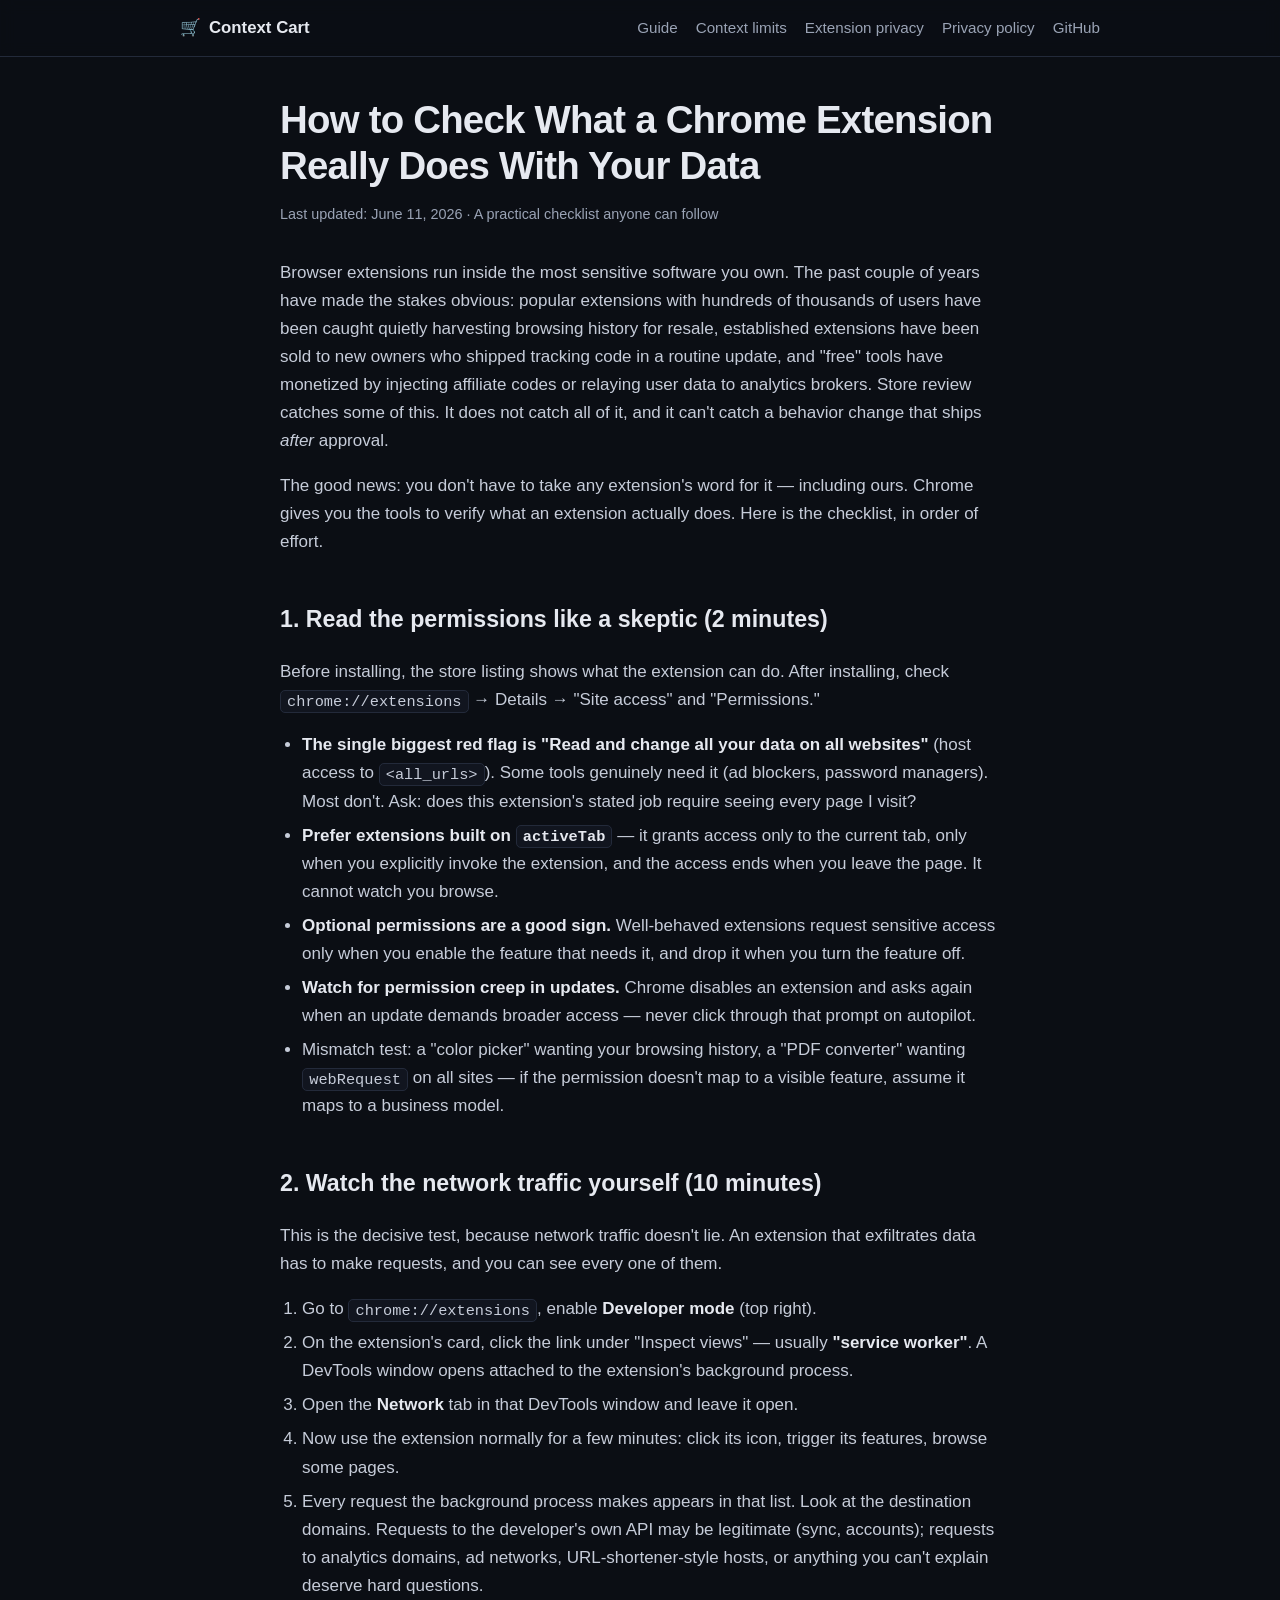
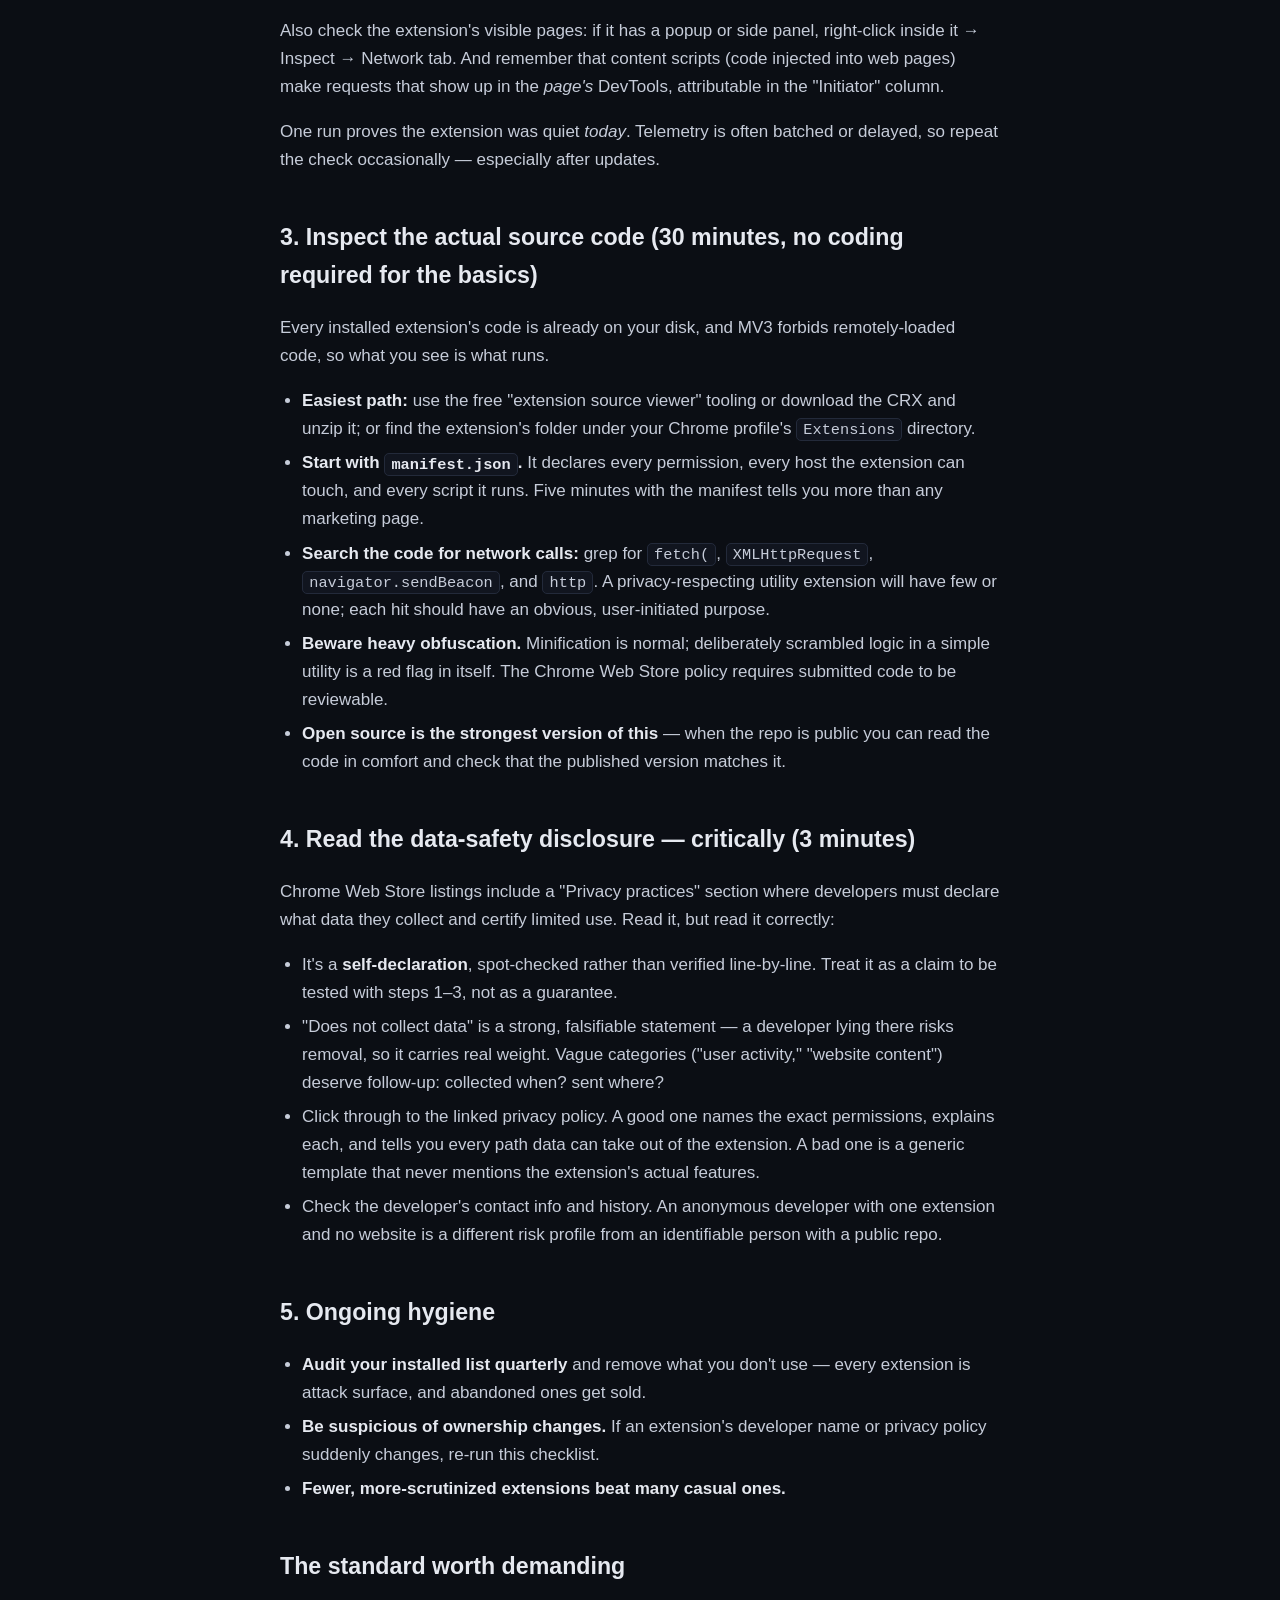
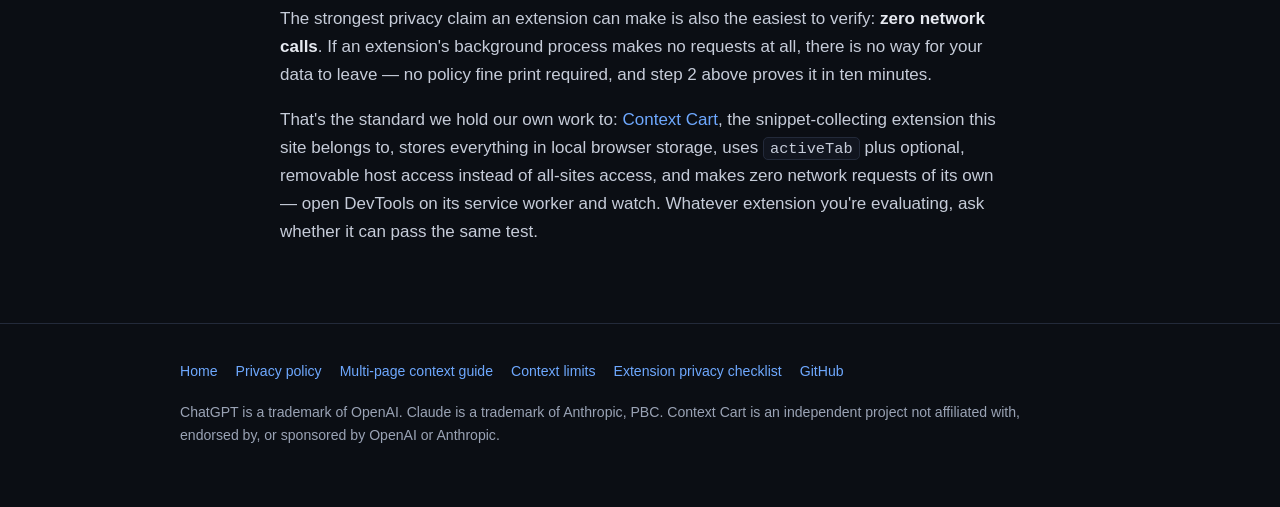
<file: guides/extension-privacy-checklist.html>
<!DOCTYPE html>
<html lang="en">
<head>
<meta charset="utf-8">
<meta name="viewport" content="width=device-width, initial-scale=1">
<title>How to Check What a Chrome Extension Really Does With Your Data</title>
<meta name="description" content="A practical checklist for auditing any Chrome extension: permissions review, DevTools network monitoring, unpacked source inspection, and reading the data-safety disclosure critically.">
<link rel="canonical" href="https://jeffreylynch.github.io/context-cart/guides/extension-privacy-checklist.html">
<meta property="og:type" content="article">
<meta property="og:title" content="How to Check What a Chrome Extension Really Does With Your Data">
<meta property="og:description" content="A practical checklist for auditing any Chrome extension: permissions, DevTools network monitoring, source inspection, and reading data-safety disclosures critically.">
<meta property="og:url" content="https://jeffreylynch.github.io/context-cart/guides/extension-privacy-checklist.html">
<meta property="og:site_name" content="Context Cart">
<link rel="stylesheet" href="../styles.css">
</head>
<body>

<header class="site">
  <div class="wrap">
    <a class="brand" href="../"><span class="cart">&#128722;</span> Context Cart</a>
    <nav class="main">
      <a href="chatgpt-context-multiple-pages.html">Guide</a>
      <a href="ai-context-limits.html">Context limits</a>
      <a href="extension-privacy-checklist.html">Extension privacy</a>
      <a href="../privacy.html">Privacy policy</a>
      <a href="https://github.com/JeffreyLynch/context-cart">GitHub</a>
    </nav>
  </div>
</header>

<main>
  <div class="wrap">
    <article>
      <h1>How to Check What a Chrome Extension Really Does With Your Data</h1>
      <p class="meta">Last updated: June 11, 2026 &middot; A practical checklist anyone can follow</p>

      <p>Browser extensions run inside the most sensitive software you own. The past couple of years have made the stakes obvious: popular extensions with hundreds of thousands of users have been caught quietly harvesting browsing history for resale, established extensions have been sold to new owners who shipped tracking code in a routine update, and "free" tools have monetized by injecting affiliate codes or relaying user data to analytics brokers. Store review catches some of this. It does not catch all of it, and it can't catch a behavior change that ships <em>after</em> approval.</p>

      <p>The good news: you don't have to take any extension's word for it — including ours. Chrome gives you the tools to verify what an extension actually does. Here is the checklist, in order of effort.</p>

      <h2>1. Read the permissions like a skeptic (2 minutes)</h2>

      <p>Before installing, the store listing shows what the extension can do. After installing, check <code>chrome://extensions</code> &rarr; Details &rarr; "Site access" and "Permissions."</p>

      <ul>
        <li><strong>The single biggest red flag is "Read and change all your data on all websites"</strong> (host access to <code>&lt;all_urls&gt;</code>). Some tools genuinely need it (ad blockers, password managers). Most don't. Ask: does this extension's stated job require seeing every page I visit?</li>
        <li><strong>Prefer extensions built on <code>activeTab</code></strong> — it grants access only to the current tab, only when you explicitly invoke the extension, and the access ends when you leave the page. It cannot watch you browse.</li>
        <li><strong>Optional permissions are a good sign.</strong> Well-behaved extensions request sensitive access only when you enable the feature that needs it, and drop it when you turn the feature off.</li>
        <li><strong>Watch for permission creep in updates.</strong> Chrome disables an extension and asks again when an update demands broader access — never click through that prompt on autopilot.</li>
        <li>Mismatch test: a "color picker" wanting your browsing history, a "PDF converter" wanting <code>webRequest</code> on all sites — if the permission doesn't map to a visible feature, assume it maps to a business model.</li>
      </ul>

      <h2>2. Watch the network traffic yourself (10 minutes)</h2>

      <p>This is the decisive test, because network traffic doesn't lie. An extension that exfiltrates data has to make requests, and you can see every one of them.</p>

      <ol>
        <li>Go to <code>chrome://extensions</code>, enable <strong>Developer mode</strong> (top right).</li>
        <li>On the extension's card, click the link under "Inspect views" — usually <strong>"service worker"</strong>. A DevTools window opens attached to the extension's background process.</li>
        <li>Open the <strong>Network</strong> tab in that DevTools window and leave it open.</li>
        <li>Now use the extension normally for a few minutes: click its icon, trigger its features, browse some pages.</li>
        <li>Every request the background process makes appears in that list. Look at the destination domains. Requests to the developer's own API may be legitimate (sync, accounts); requests to analytics domains, ad networks, URL-shortener-style hosts, or anything you can't explain deserve hard questions.</li>
      </ol>

      <p>Also check the extension's visible pages: if it has a popup or side panel, right-click inside it &rarr; Inspect &rarr; Network tab. And remember that content scripts (code injected into web pages) make requests that show up in the <em>page's</em> DevTools, attributable in the "Initiator" column.</p>

      <p>One run proves the extension was quiet <em>today</em>. Telemetry is often batched or delayed, so repeat the check occasionally — especially after updates.</p>

      <h2>3. Inspect the actual source code (30 minutes, no coding required for the basics)</h2>

      <p>Every installed extension's code is already on your disk, and MV3 forbids remotely-loaded code, so what you see is what runs.</p>

      <ul>
        <li><strong>Easiest path:</strong> use the free "extension source viewer" tooling or download the CRX and unzip it; or find the extension's folder under your Chrome profile's <code>Extensions</code> directory.</li>
        <li><strong>Start with <code>manifest.json</code>.</strong> It declares every permission, every host the extension can touch, and every script it runs. Five minutes with the manifest tells you more than any marketing page.</li>
        <li><strong>Search the code for network calls:</strong> grep for <code>fetch(</code>, <code>XMLHttpRequest</code>, <code>navigator.sendBeacon</code>, and <code>http</code>. A privacy-respecting utility extension will have few or none; each hit should have an obvious, user-initiated purpose.</li>
        <li><strong>Beware heavy obfuscation.</strong> Minification is normal; deliberately scrambled logic in a simple utility is a red flag in itself. The Chrome Web Store policy requires submitted code to be reviewable.</li>
        <li><strong>Open source is the strongest version of this</strong> — when the repo is public you can read the code in comfort and check that the published version matches it.</li>
      </ul>

      <h2>4. Read the data-safety disclosure — critically (3 minutes)</h2>

      <p>Chrome Web Store listings include a "Privacy practices" section where developers must declare what data they collect and certify limited use. Read it, but read it correctly:</p>

      <ul>
        <li>It's a <strong>self-declaration</strong>, spot-checked rather than verified line-by-line. Treat it as a claim to be tested with steps 1&ndash;3, not as a guarantee.</li>
        <li>"Does not collect data" is a strong, falsifiable statement — a developer lying there risks removal, so it carries real weight. Vague categories ("user activity," "website content") deserve follow-up: collected when? sent where?</li>
        <li>Click through to the linked privacy policy. A good one names the exact permissions, explains each, and tells you every path data can take out of the extension. A bad one is a generic template that never mentions the extension's actual features.</li>
        <li>Check the developer's contact info and history. An anonymous developer with one extension and no website is a different risk profile from an identifiable person with a public repo.</li>
      </ul>

      <h2>5. Ongoing hygiene</h2>

      <ul>
        <li><strong>Audit your installed list quarterly</strong> and remove what you don't use — every extension is attack surface, and abandoned ones get sold.</li>
        <li><strong>Be suspicious of ownership changes.</strong> If an extension's developer name or privacy policy suddenly changes, re-run this checklist.</li>
        <li><strong>Fewer, more-scrutinized extensions beat many casual ones.</strong></li>
      </ul>

      <h2>The standard worth demanding</h2>

      <p>The strongest privacy claim an extension can make is also the easiest to verify: <strong>zero network calls</strong>. If an extension's background process makes no requests at all, there is no way for your data to leave — no policy fine print required, and step 2 above proves it in ten minutes.</p>

      <p>That's the standard we hold our own work to: <a href="../">Context Cart</a>, the snippet-collecting extension this site belongs to, stores everything in local browser storage, uses <code>activeTab</code> plus optional, removable host access instead of all-sites access, and makes zero network requests of its own — open DevTools on its service worker and watch. Whatever extension you're evaluating, ask whether it can pass the same test.</p>

    </article>
  </div>
</main>

<footer class="site">
  <div class="wrap">
    <div class="links">
      <a href="../">Home</a>
      <a href="../privacy.html">Privacy policy</a>
      <a href="chatgpt-context-multiple-pages.html">Multi-page context guide</a>
      <a href="ai-context-limits.html">Context limits</a>
      <a href="extension-privacy-checklist.html">Extension privacy checklist</a>
      <a href="https://github.com/JeffreyLynch/context-cart">GitHub</a>
    </div>
    <p class="disclaimer">ChatGPT is a trademark of OpenAI. Claude is a trademark of Anthropic, PBC. Context Cart is an independent project not affiliated with, endorsed by, or sponsored by OpenAI or Anthropic.</p>
  </div>
</footer>

</body>
</html>
</file>
<file: styles.css>
/* Context Cart site — shared styles */
:root {
  --bg: #0b0e14;
  --bg-soft: #11151f;
  --card: #161b27;
  --border: #232a3a;
  --text: #e6e9f0;
  --muted: #9aa3b5;
  --accent: #6ea8fe;
  --accent-2: #8b7bf7;
  --good: #4ade80;
  --radius: 12px;
  --max: 960px;
}

* { box-sizing: border-box; }

html { scroll-behavior: smooth; }

body {
  margin: 0;
  background: var(--bg);
  color: var(--text);
  font-family: -apple-system, BlinkMacSystemFont, "Segoe UI", Roboto, Helvetica, Arial, sans-serif;
  line-height: 1.65;
  font-size: 17px;
  -webkit-font-smoothing: antialiased;
}

a { color: var(--accent); text-decoration: none; }
a:hover { text-decoration: underline; }

code {
  background: var(--bg-soft);
  border: 1px solid var(--border);
  border-radius: 5px;
  padding: 0.1em 0.4em;
  font-size: 0.9em;
  font-family: ui-monospace, "Cascadia Code", Consolas, monospace;
}

/* Layout */
.wrap {
  max-width: var(--max);
  margin: 0 auto;
  padding: 0 20px;
}

header.site {
  border-bottom: 1px solid var(--border);
  background: rgba(11, 14, 20, 0.9);
  position: sticky;
  top: 0;
  backdrop-filter: blur(8px);
  z-index: 10;
}

header.site .wrap {
  display: flex;
  align-items: center;
  justify-content: space-between;
  gap: 16px;
  padding-top: 14px;
  padding-bottom: 14px;
  flex-wrap: wrap;
}

.brand {
  font-weight: 700;
  font-size: 1.05rem;
  color: var(--text);
  display: flex;
  align-items: center;
  gap: 8px;
}
.brand:hover { text-decoration: none; }
.brand .cart { color: var(--accent); }

nav.main { display: flex; gap: 18px; flex-wrap: wrap; }
nav.main a { color: var(--muted); font-size: 0.95rem; }
nav.main a:hover { color: var(--text); text-decoration: none; }

main { padding: 40px 0 60px; }

/* Hero */
.hero { text-align: center; padding: 56px 0 40px; }
.hero h1 {
  font-size: clamp(1.9rem, 5vw, 3rem);
  line-height: 1.15;
  margin: 0 0 18px;
  letter-spacing: -0.02em;
  background: linear-gradient(100deg, var(--text) 30%, var(--accent) 70%, var(--accent-2));
  -webkit-background-clip: text;
  background-clip: text;
  -webkit-text-fill-color: transparent;
}
.hero p.lead {
  font-size: clamp(1.05rem, 2.5vw, 1.25rem);
  color: var(--muted);
  max-width: 46em;
  margin: 0 auto 28px;
}

.cta-row {
  display: flex;
  gap: 12px;
  justify-content: center;
  flex-wrap: wrap;
}

.btn {
  display: inline-block;
  padding: 12px 22px;
  border-radius: 10px;
  font-weight: 600;
  font-size: 1rem;
  border: 1px solid var(--border);
  color: var(--text);
  background: var(--card);
  transition: transform 0.12s ease, border-color 0.12s ease;
}
.btn:hover { text-decoration: none; transform: translateY(-1px); border-color: var(--accent); }
.btn.primary {
  background: linear-gradient(100deg, var(--accent), var(--accent-2));
  color: #0b0e14;
  border: none;
}
.btn .sub { display: block; font-size: 0.75rem; font-weight: 400; opacity: 0.75; }

/* Feature grid */
.grid {
  display: grid;
  grid-template-columns: repeat(auto-fit, minmax(260px, 1fr));
  gap: 16px;
  margin: 32px 0;
}
.card {
  background: var(--card);
  border: 1px solid var(--border);
  border-radius: var(--radius);
  padding: 22px;
}
.card h3 { margin: 0 0 8px; font-size: 1.05rem; }
.card p { margin: 0; color: var(--muted); font-size: 0.95rem; }
.card .icon { font-size: 1.4rem; margin-bottom: 10px; display: block; }

/* Sections */
section { margin: 56px 0; }
section h2 {
  font-size: clamp(1.4rem, 3vw, 1.9rem);
  letter-spacing: -0.01em;
  margin: 0 0 16px;
}

.privacy-banner {
  background: linear-gradient(135deg, rgba(110, 168, 254, 0.08), rgba(139, 123, 247, 0.08));
  border: 1px solid var(--border);
  border-radius: var(--radius);
  padding: 32px;
}
.privacy-banner ul { color: var(--muted); padding-left: 1.2em; }
.privacy-banner li { margin: 6px 0; }
.privacy-banner strong { color: var(--text); }

.check { color: var(--good); margin-right: 6px; }

/* Article pages */
article {
  max-width: 720px;
  margin: 0 auto;
}
article h1 {
  font-size: clamp(1.7rem, 4vw, 2.4rem);
  line-height: 1.2;
  letter-spacing: -0.02em;
  margin: 0 0 8px;
}
article .meta { color: var(--muted); font-size: 0.9rem; margin-bottom: 32px; }
article h2 { font-size: 1.45rem; margin-top: 44px; }
article h3 { font-size: 1.15rem; margin-top: 32px; }
article p, article li { color: #c6ccd9; }
article strong { color: var(--text); }
article ul, article ol { padding-left: 1.3em; }
article li { margin: 6px 0; }
article blockquote {
  border-left: 3px solid var(--accent);
  margin: 20px 0;
  padding: 4px 0 4px 18px;
  color: var(--muted);
}
article hr { border: none; border-top: 1px solid var(--border); margin: 40px 0; }

/* Tables */
table {
  width: 100%;
  border-collapse: collapse;
  margin: 24px 0;
  font-size: 0.92rem;
}
th, td {
  text-align: left;
  padding: 10px 12px;
  border: 1px solid var(--border);
  vertical-align: top;
}
th { background: var(--bg-soft); color: var(--text); }
td { color: #c6ccd9; }
.table-scroll { overflow-x: auto; }

/* Callouts */
.note {
  background: var(--bg-soft);
  border: 1px solid var(--border);
  border-left: 3px solid var(--accent);
  border-radius: 8px;
  padding: 14px 18px;
  margin: 24px 0;
  font-size: 0.95rem;
  color: var(--muted);
}

/* Footer */
footer.site {
  border-top: 1px solid var(--border);
  padding: 36px 0 48px;
  color: var(--muted);
  font-size: 0.88rem;
}
footer.site .links { display: flex; gap: 18px; flex-wrap: wrap; margin-bottom: 18px; }
footer.site .disclaimer { max-width: 60em; line-height: 1.6; }

@media (max-width: 600px) {
  body { font-size: 16px; }
  .hero { padding: 36px 0 28px; }
  .card { padding: 18px; }
  .privacy-banner { padding: 22px; }
}
</file>
